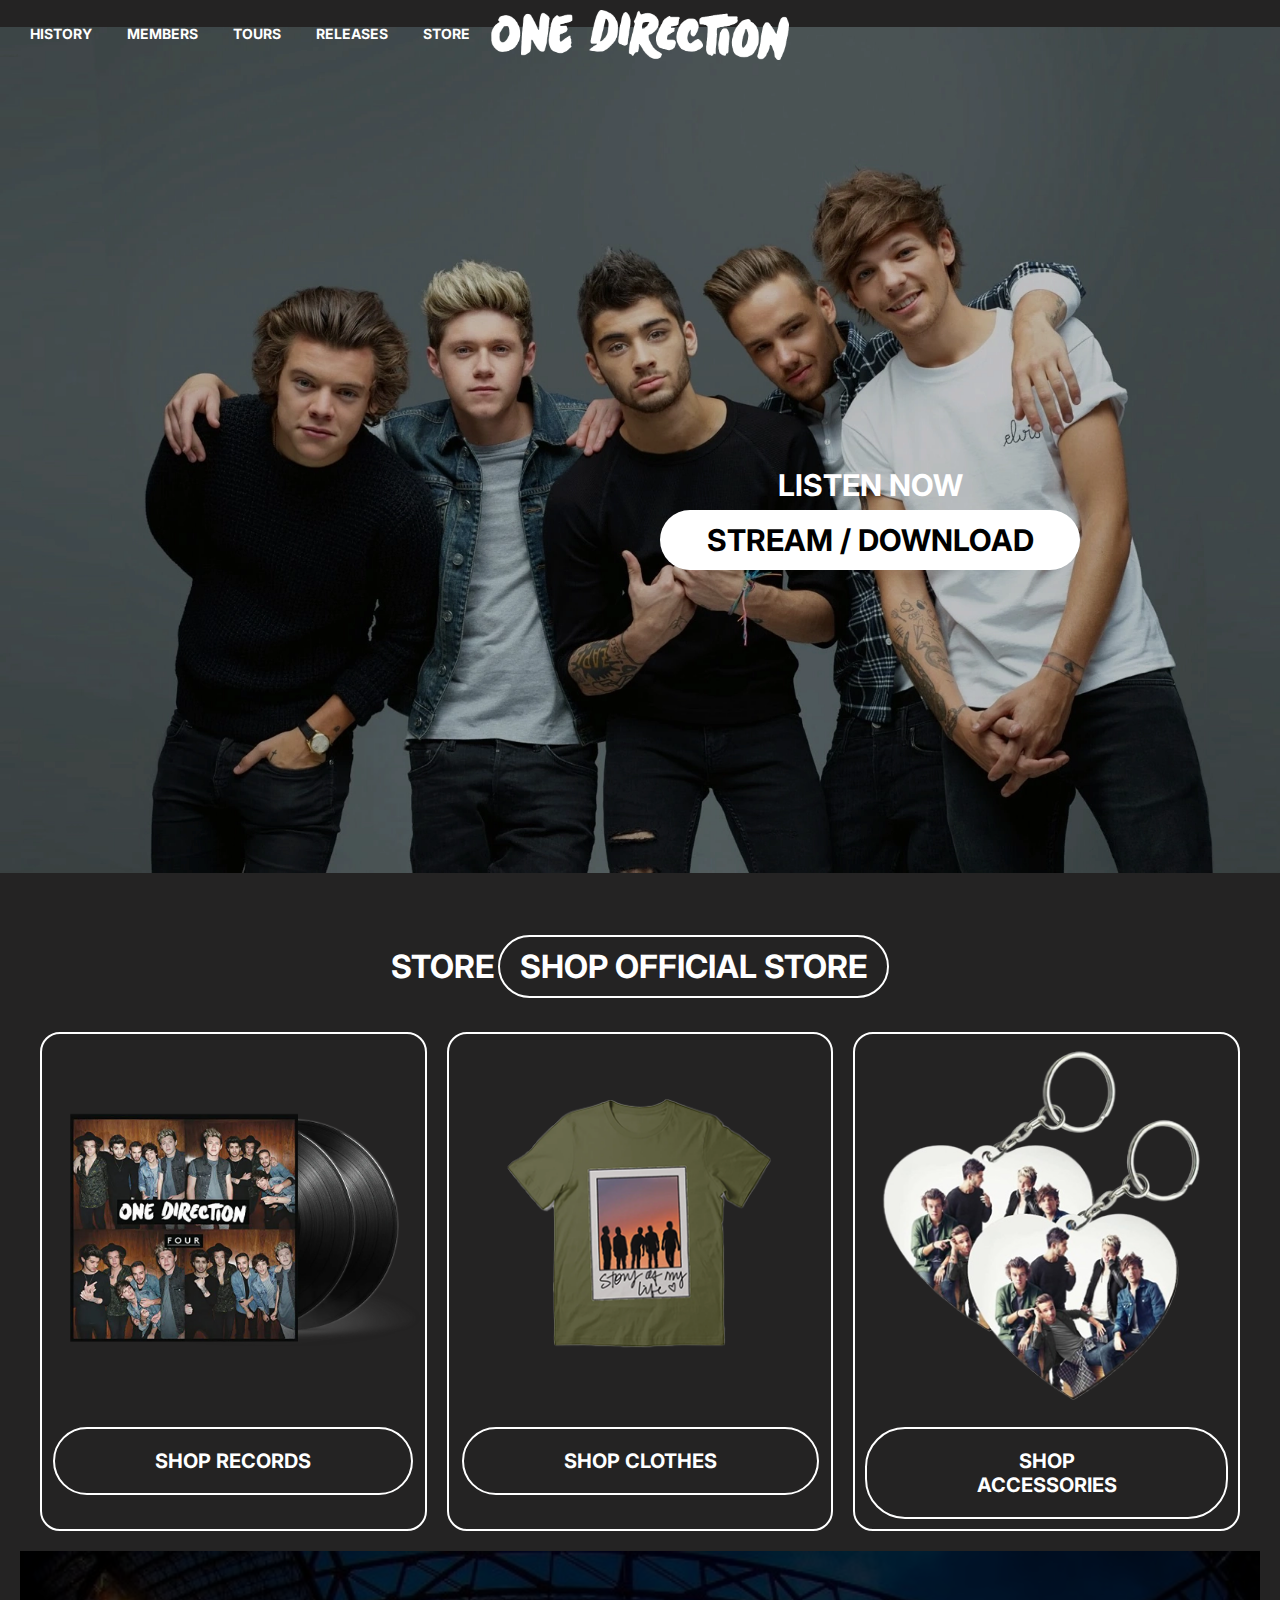
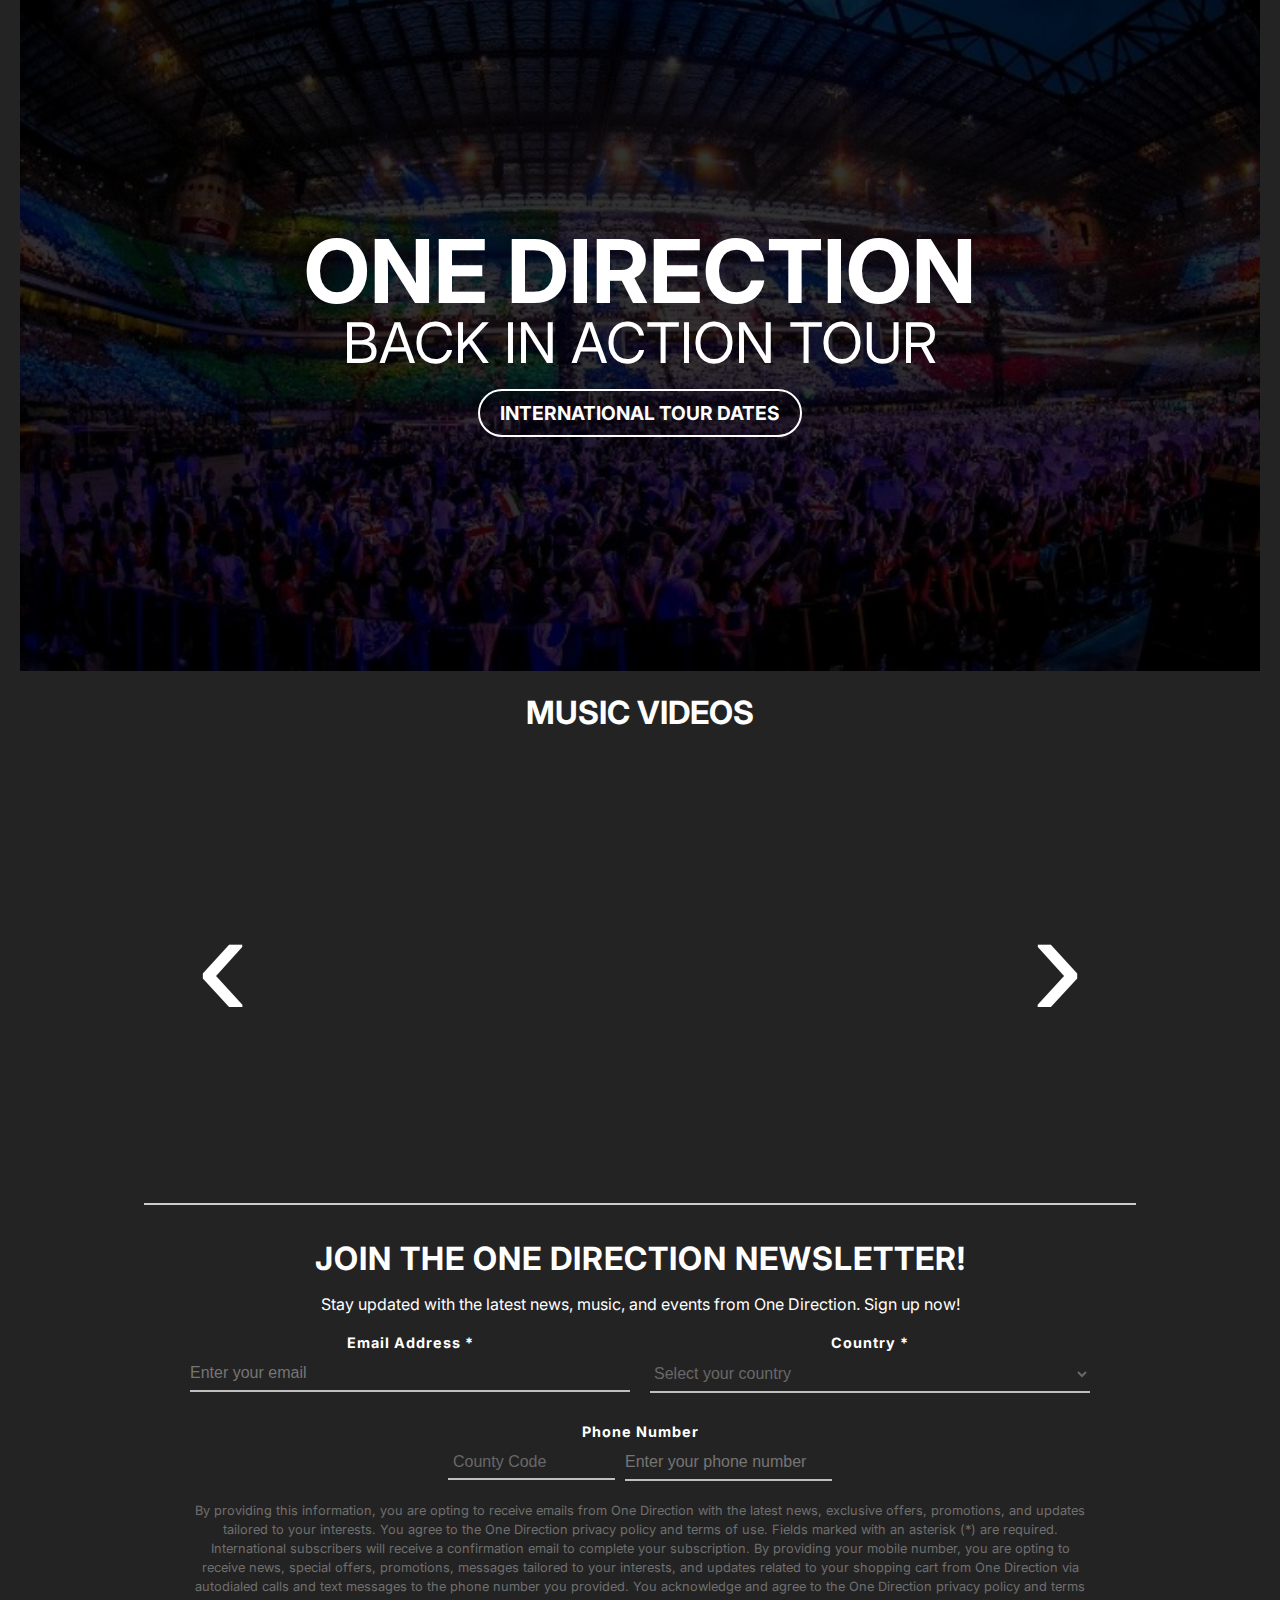
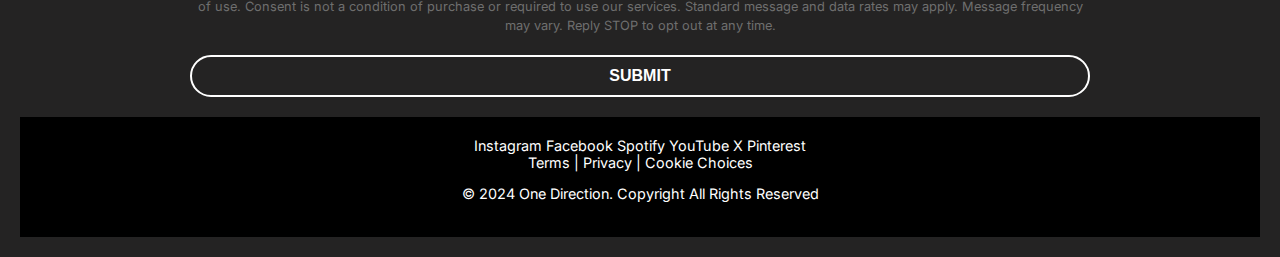
<file: index.html>
<!DOCTYPE html>
<html lang="en">
<head>
    <meta charset="UTF-8">
    <meta name="viewport" content="width=device-width, initial-scale=1.0">
    <title>One Direction</title>
    <link href = "https://fonts.googleapis.com/css2?family=Inter:wght@400;700&display=swap" rel="stylesheet">
    <link rel="stylesheet" href="styles.css">
</head>
<body>
    <section class = "header"> 
        <header>
            <a href = "index.html"><img src ="images\one direction logo.png"></a>
            <div class = "menu-links">
                <ul>
                    <li><a href="history.html">HISTORY</a></li>
                    <li><a href="members.html">MEMBERS</a></li>
                    <li><a href="tours.html">TOURS</a></li>
                    <li><a href="albums.html">RELEASES</a></li>
                    <li><a href="store.html">STORE</a></li>
                </ul>
            </div>

            <span class="hamburger" onclick="toggleMenu()">
                <div></div>
                <div></div>
                <div></div>
            </span>

            <!--<iframe style="border-radius:12px" src="https://open.spotify.com/embed/album/4gCNyS7pidfK3rKWhB3JOY?utm_source=generator&theme=0" width="100%" height="352" frameBorder="0" allowfullscreen="" allow="autoplay; clipboard-write; encrypted-media; fullscreen; picture-in-picture" loading="lazy"></iframe>-->

            <span class="rectangle-box">
                <span class ="box-text">LISTEN NOW</span>
                STREAM / DOWNLOAD
            </span>
        </header>
    </section>

   <!--store section-->    
   <section class = "store-selection">
    <header>
        <h2>STORE</h2>
        <a href = "store.html" class = "official-store-link">SHOP OFFICIAL STORE</a>
        <div id = "verticle-line"></div>
    </header>
    <section class = "product-list">
        <article class = "product">
            <figure>
                <img src="images\vinyl.webp" alt="product-image records">
                <figcaption><a href="store.html">SHOP RECORDS</a></figcaption>
            </figure>
        </article>
        <article class="product">
            <figure>
                <img src="images/1Dshirt.png" alt="product-image clothes">
                <figcaption><a href="store.html">SHOP CLOTHES</a></figcaption>
            </figure>
        </article>
        <article class="product">
            <figure>
                <img src="images\one_d_keychain-removebg-preview.png" alt="product-image accessories">
                <figcaption><a href="store.html">SHOP ACCESSORIES</a></figcaption>
            </figure>
        </article>
    </section>

    <!--tours section-->
    <section class ="tour-banner">
        <header class="tour-content">
            <h1>ONE DIRECTION</h1>
            <p>BACK IN ACTION TOUR</p>
            <a href="tours.html" class="tour-button">INTERNATIONAL TOUR DATES</a>
        </header>
    </section>

    <!--official music video section-->
    <section class="carousel">
        <h4 class="carousel-title">MUSIC VIDEOS</h4>
        <div class="video-wrapper">
            <button class="arrow-left" onclick="prevVideo()" aria-label="Previous Video">&#8249;</button>
            <div class="video-container">
                <iframe
                    id="carousel-video"
                    src="https://www.youtube.com/embed/7bY256ed42k"
                    frameborder="0"
                    allow="accelerometer; autoplay; clipboard-write; encrypted-media; gyroscope; picture-in-picture"
                    allowfullscreen
                ></iframe>
            </div>
            <button class="arrow-right" onclick="nextVideo()" aria-label="Next Video">&#8250;</button>
        </div>
    </section>

    <!--separator line-->
    <hr class = "seperator-line">

    <!--newsletter section-->
    <section class="form-section">
        <!--heading section-->
        <div class = "heading">
            <h3>JOIN THE ONE DIRECTION NEWSLETTER!</h3>
            <p>
                <span class="left-text">Stay updated with the latest news, music, and events from One Direction.</span>
                <span class="right-text">Sign up now!</span>
            </p>
        </div>

        <!--form section-->
        <form class="styled-form">
            <!-- Email Address -->
            <div class="input-row">
                <div class="input-group">
                    <label for="email">Email Address *</label>
                    <input type="email" id="email" placeholder="Enter your email" required>
                </div>
                <div class="input-group">
                    <label for="country">Country *</label>
                    <select id="country" required>
                        <option value="" selected disabled>Select your country</option>
                        <option value="us">United States</option>
                        <option value="uk">United Kingdom</option>
                        <option value="ca">Canada</option>
                        <option value="au">Australia</option>
                        <option value="in">India</option>
                        <option value="jp">Japan</option>
                        <option value="de">Germany</option>
                        <option value="fr">France</option>
                        <option value="cn">China</option>
                        <option value="ru">Russia</option>
                        <option value="mm">Myanmar</option>
                        <option value="sg">Singapore</option>
                    </select>
                </div>
            </div>
        
            <!-- Phone Number Below Centered -->
            <div class="phone-input-container">
                <div class="input-group">
                    <label for="phone">Phone Number</label>
                    <div class="phone-input">
                        <select id="country-code" name="country-code">
                            <option value="" disable selected>County Code</option>
                            <option value="+1">+1 (United States)</option>
                            <option value="+44">+44 (United Kingdom)</option>
                            <option value="+123">+123 (Canda)</option>
                            <option value="+91">+91 (India)</option>
                            <option value="+61">+61 (Australia)</option>
                            <option value="+49">+49 (Germany)</option>
                            <option value="+33">+33 (France)</option>
                            <option value="+86">+86 (China)</option> 
                            <option value="+7">+7 (Russia)</option>
                            <option value="+81">+81 (Japan)</option>
                            <option value="+95">+95 (Myanmar)</option>
                            <option value="+65">+65 (Singapore)</option>
                        </select>
                        <input type="tel" id="phone" placeholder="Enter your phone number">
                    </div>
                </div>
            </div>

            <!-- Disclaimer -->
            <p class="disclaimer">
                By providing this information, you are opting to receive emails from One Direction with the latest news, exclusive offers, promotions, and updates tailored to your interests. You agree to the One Direction privacy policy and terms of use. Fields marked with an asterisk (*) are required. International subscribers will receive a confirmation email to complete your subscription.

                By providing your mobile number, you are opting to receive news, special offers, promotions, messages tailored to your interests, and updates related to your shopping cart from One Direction via autodialed calls and text messages to the phone number you provided. You acknowledge and agree to the One Direction privacy policy and terms of use. Consent is not a condition of purchase or required to use our services. Standard message and data rates may apply. Message frequency may vary. Reply STOP to opt out at any time.
            </p>

            <!-- Submit Button -->
            <button type="submit">SUBMIT</button>
        </form>
    </section>

    <!--footer section-->
    <footer class="footer">
        <div class="social-icons">
            <a href="#" aria-label="Instagram" class="icon">Instagram</a>
            <a href="#" aria-label="Facebook" class="icon">Facebook</a>
            <a href="#" aria-label="Spotify" class="icon">Spotify</a>
            <a href="#" aria-label="YouTube" class="icon">YouTube</a>
            <a href="#" aria-label="X" class="icon">X</a>
            <a href="#" aria-label="Pinterest" class="icon">Pinterest</a>
        </div>

        <div class="links">
            <a href="#">Terms</a> |
            <a href="#">Privacy</a> |
            <a href="#">Cookie Choices</a>
        </div>
        <div class="copyright">
            <p>&copy; 2024 One Direction. Copyright All Rights Reserved</p>
        </div>
    </footer>

    <!--JavaScript-->
    <script src="script.js"></script>
</body>
</html>
</file>
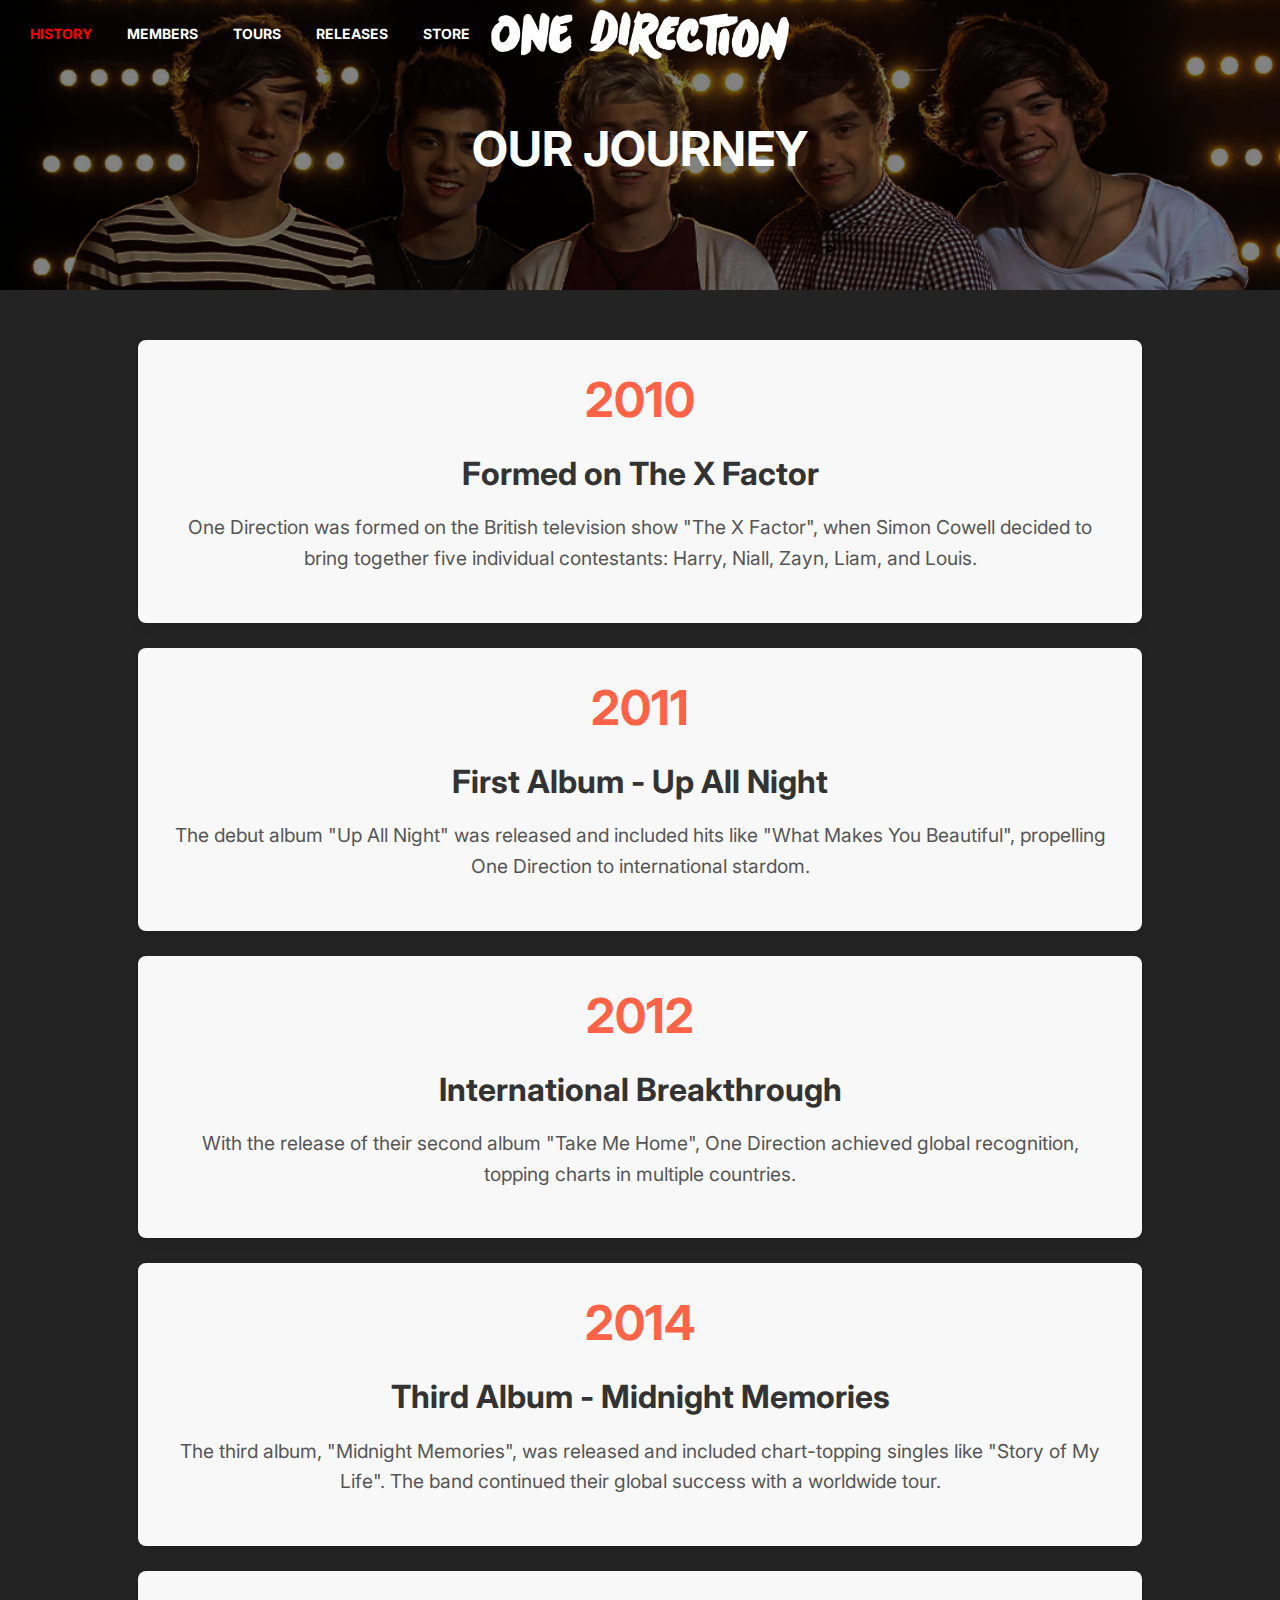
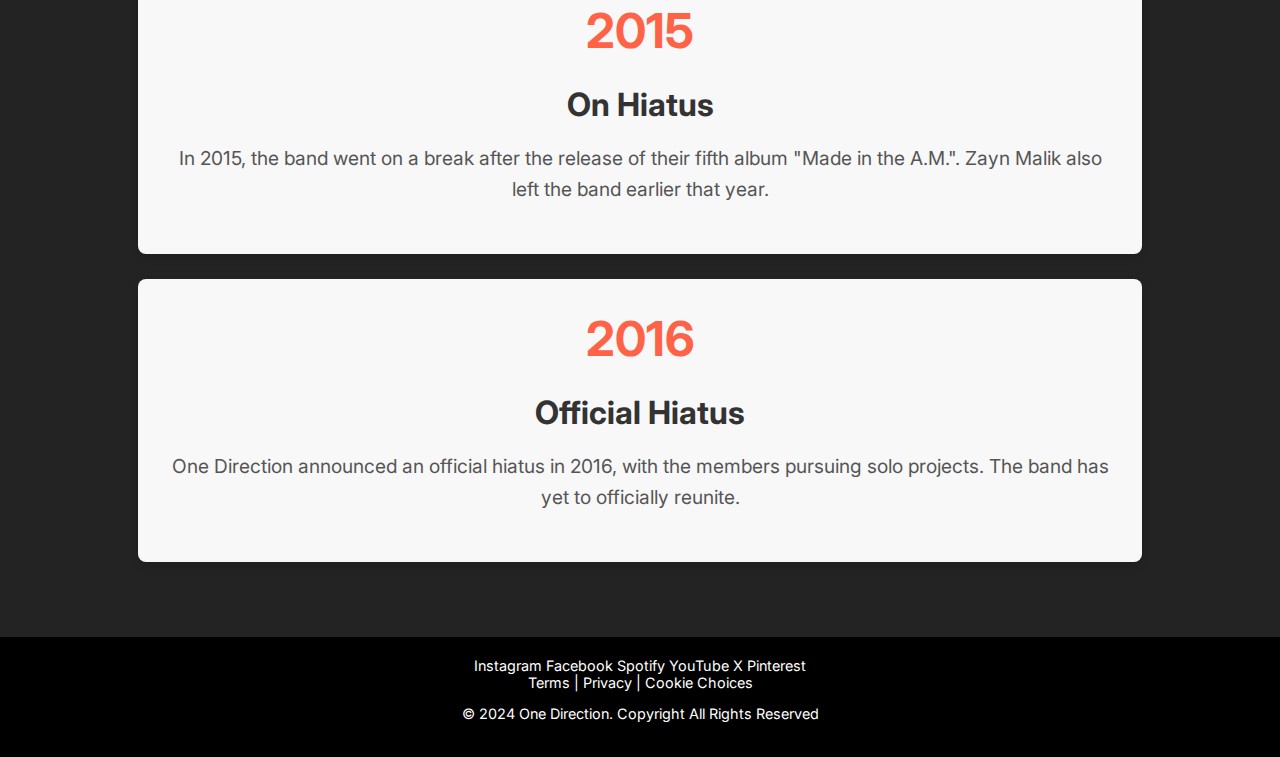
<file: history.html>
<!DOCTYPE html>
<html lang="en">
<head>
    <meta charset="UTF-8">
    <meta name="viewport" content="width=device-width, initial-scale=1.0">
    <title>History | One Direction</title>
    <link href="https://fonts.googleapis.com/css2?family=Inter:wght@400;700&display=swap" rel="stylesheet">
    <link rel="stylesheet" href="styles.css">
</head>
<body>
    <!-- Header Section -->
    <section class="Header">
        <h1 class="banner-title">OUR JOURNEY</h1>
        <header>
            <a href="index.html"><img src="images/one direction logo.png" alt="One Direction Logo"></a>
            <div class="menu-links">
                <ul>
                    <li><a href="history.html" style="color: red;">HISTORY</a></li>
                    <li><a href="members.html">MEMBERS</a></li>
                    <li><a href="tours.html">TOURS</a></li>
                    <li><a href="albums.html">RELEASES</a></li>
                    <li><a href="store.html">STORE</a></li>
                </ul>
            </div>

            <span class="hamburger" onclick="toggleMenu()">
                <div></div>
                <div></div>
                <div></div>
            </span>
        </header>
    </section>

    <!-- Timeline Section -->
    <section class="timeline-section">
        <div class="timeline-container">
            <!-- Event 1 -->
            <div class="timeline-item">
                <div class="timeline-year">2010</div>
                <div class="timeline-content">
                    <h3>Formed on The X Factor</h3>
                    <p>One Direction was formed on the British television show "The X Factor", when Simon Cowell decided to bring together five individual contestants: Harry, Niall, Zayn, Liam, and Louis.</p>
                </div>
            </div>

            <!-- Event 2 -->
            <div class="timeline-item">
                <div class="timeline-year">2011</div>
                <div class="timeline-content">
                    <h3>First Album - Up All Night</h3>
                    <p>The debut album "Up All Night" was released and included hits like "What Makes You Beautiful", propelling One Direction to international stardom.</p>
                </div>
            </div>

            <!-- Event 3 -->
            <div class="timeline-item">
                <div class="timeline-year">2012</div>
                <div class="timeline-content">
                    <h3>International Breakthrough</h3>
                    <p>With the release of their second album "Take Me Home", One Direction achieved global recognition, topping charts in multiple countries.</p>
                </div>
            </div>

            <!-- Event 4 -->
            <div class="timeline-item">
                <div class="timeline-year">2014</div>
                <div class="timeline-content">
                    <h3>Third Album - Midnight Memories</h3>
                    <p>The third album, "Midnight Memories", was released and included chart-topping singles like "Story of My Life". The band continued their global success with a worldwide tour.</p>
                </div>
            </div>

            <!-- Event 5 -->
            <div class="timeline-item">
                <div class="timeline-year">2015</div>
                <div class="timeline-content">
                    <h3>On Hiatus</h3>
                    <p>In 2015, the band went on a break after the release of their fifth album "Made in the A.M.". Zayn Malik also left the band earlier that year.</p>
                </div>
            </div>

            <!-- Event 6 -->
            <div class="timeline-item">
                <div class="timeline-year">2016</div>
                <div class="timeline-content">
                    <h3>Official Hiatus</h3>
                    <p>One Direction announced an official hiatus in 2016, with the members pursuing solo projects. The band has yet to officially reunite.</p>
                </div>
            </div>
        </div>
    </section>

    <!--footer section-->
    <footer class="footer">
        <div class="social-icons">
            <a href="#" aria-label="Instagram" class="icon">Instagram</a>
            <a href="#" aria-label="Facebook" class="icon">Facebook</a>
            <a href="#" aria-label="Spotify" class="icon">Spotify</a>
            <a href="#" aria-label="YouTube" class="icon">YouTube</a>
            <a href="#" aria-label="X" class="icon">X</a>
            <a href="#" aria-label="Pinterest" class="icon">Pinterest</a>
        </div>

        <div class="links">
            <a href="#">Terms</a> |
            <a href="#">Privacy</a> |
            <a href="#">Cookie Choices</a>
        </div>
        <div class="copyright">
            <p>&copy; 2024 One Direction. Copyright All Rights Reserved</p>
        </div>
    </footer>

    <!--javascript-->
    <script src="script.js"></script>
</body>
</html>
</file>
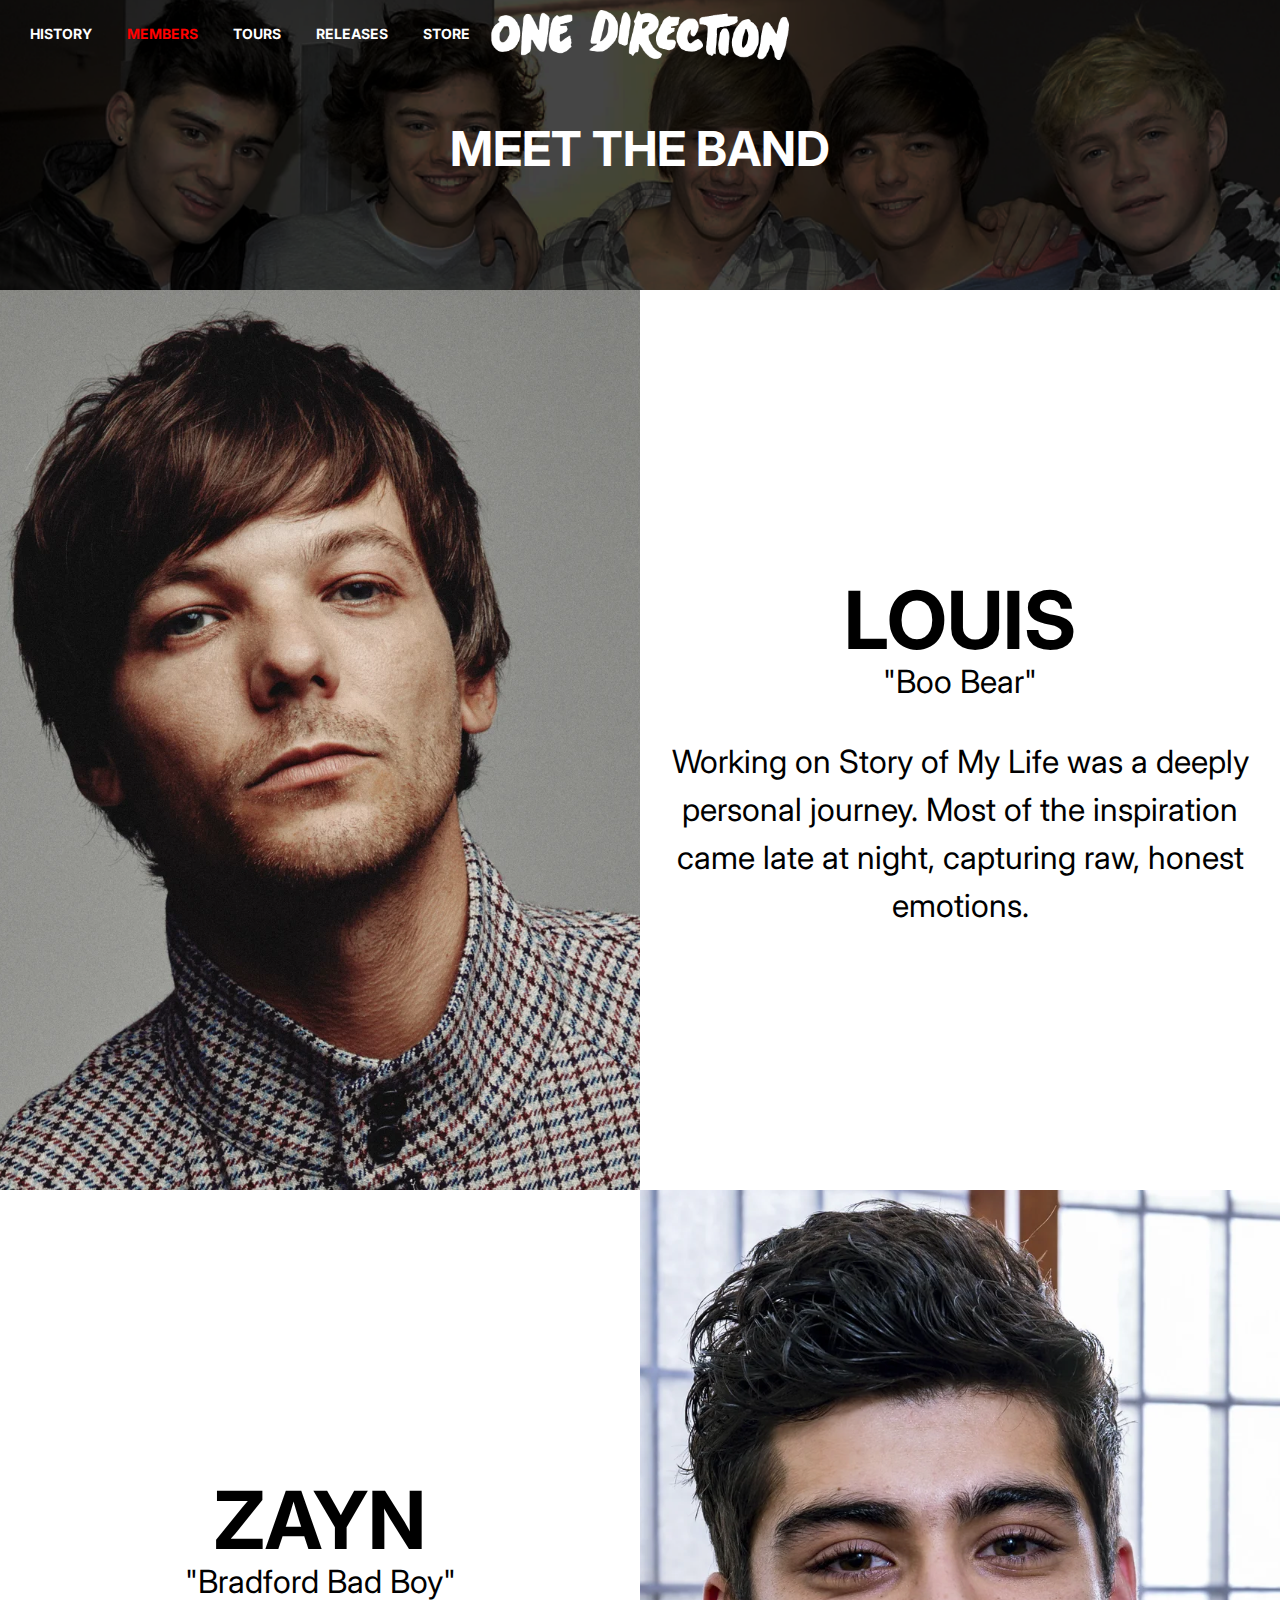
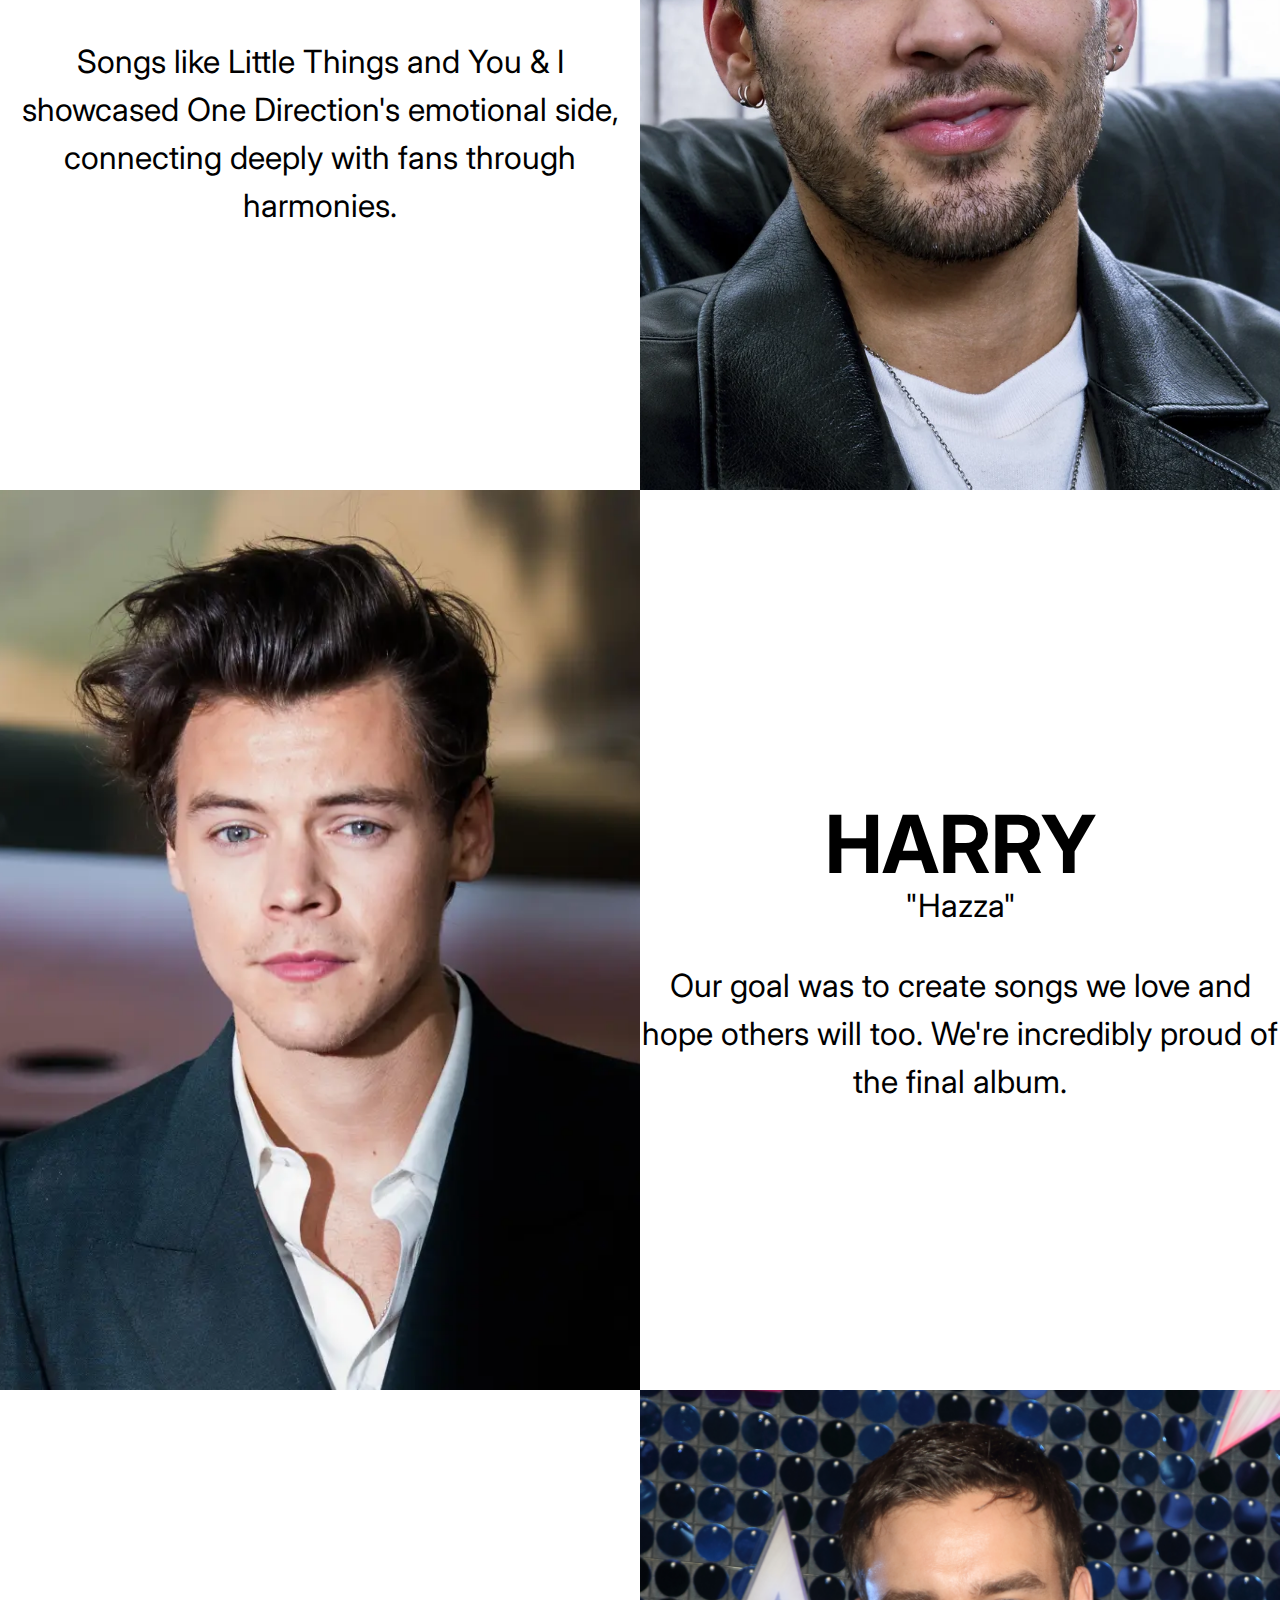
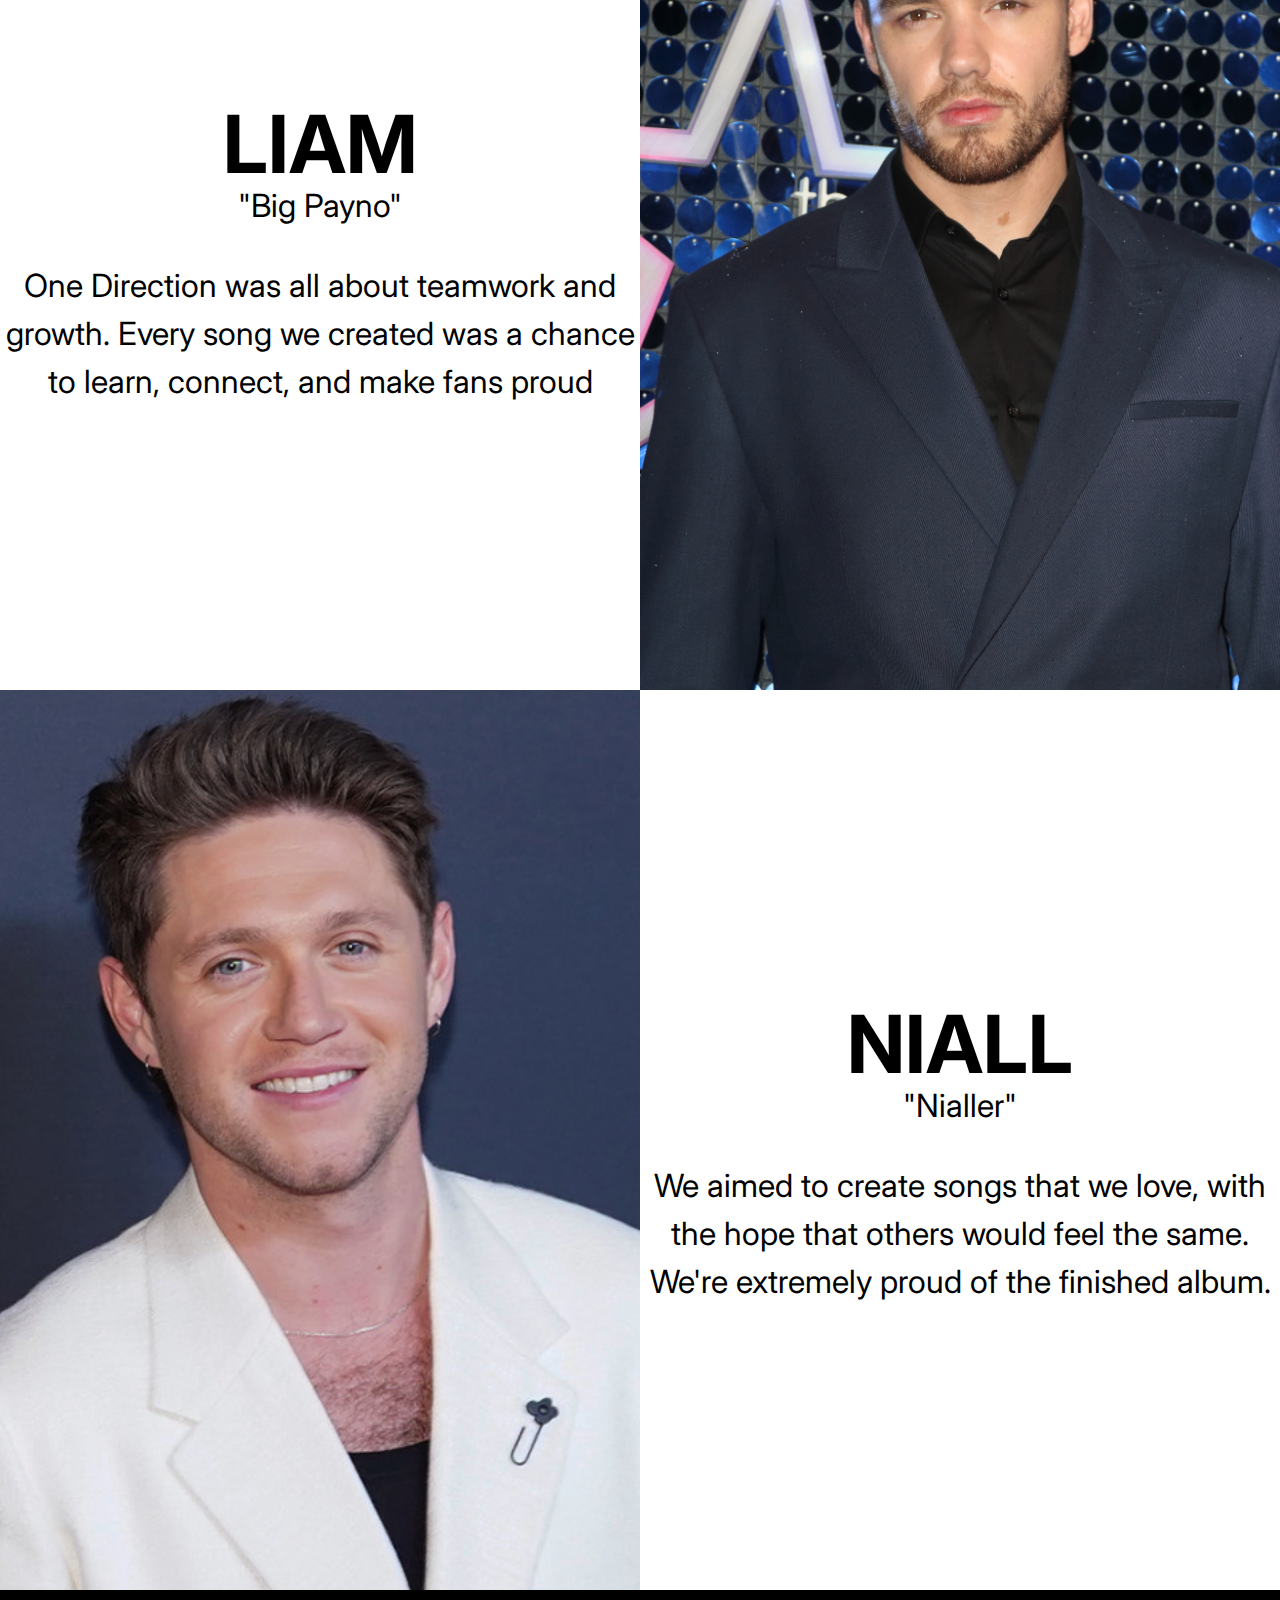
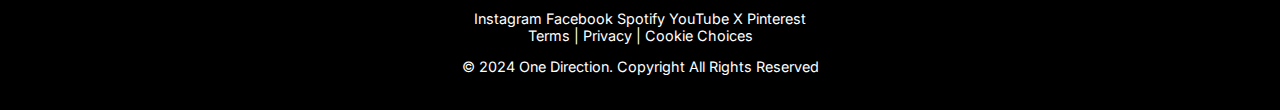
<file: members.html>
<!DOCTYPE html>
<html lang="en">
<head>
    <meta charset="UTF-8">
    <meta name="viewport" content="width=device-width, initial-scale=1.0">
    <title>Members | One Direction</title>
    <link href = "https://fonts.googleapis.com/css2?family=Inter:wght@400;700&display=swap" rel="stylesheet">
    <link rel="stylesheet" href="styles.css">
</head>
<body>
    <section class="members-header">
        <h1 class = "banner-title">MEET THE BAND</h1>
        <header>
            <a href = "index.html"><img src ="images\one direction logo.png"></a>
            <div class = "menu-links">
                <ul>
                    <li><a href="history.html">HISTORY</a></li>
                    <li><a href="members.html" style="color: red;">MEMBERS</a></li>
                    <li><a href="tours.html">TOURS</a></li>
                    <li><a href="albums.html">RELEASES</a></li>
                    <li><a href="store.html">STORE</a></li>
                </ul>
            </div>

            <span class="hamburger" onclick="toggleMenu()">
                <div></div>
                <div></div>
                <div></div>
            </span>
        </header>
    </section>

    <!--split layout section-->
    <!--LOUIS-->
    <section class = "container-members">
        <article class="left-box1">
            <img src="images\louis image1.webp" alt="louis" class ="album-image-members">  <!--default image-->
        </article>
        <article class="right-box1">
            <div class="content-louis">
              <h1>LOUIS</h1>
              <p class = "nickname-louis">"Boo Bear"</p>
              <p>Working on Story of My Life was a deeply personal journey. Most of the inspiration came late at night, capturing raw, honest emotions.</p>
            </div>
        </article>
    </section>

    <!--ZAYN-->
    <section class = "container-members">
        <article class = "left-box2">
            <div class="content-zayn">
                <h1>ZAYN</h1>
                <p class = "nickname-zayn">"Bradford Bad Boy"</p>
                <p>Songs like Little Things and You & I showcased One Direction's emotional side, connecting deeply with fans through harmonies.</p>
            </div>
        </article>
        <article class = "right-box2">
            <img src="images\zayn image1.webp" alt="zayn" class ="album-image-members">  <!--default image-->
        </article>
    </section>

    <!--HARRY-->
    <section class = "container-members">
        <article class="left-box3">
            <img src="images\harry image1.webp" alt="harry" class ="album-image-members">  <!--default image-->
        </article>
        <article class="right-box1">
            <div class="content-harry">
              <h1>HARRY</h1>
              <p class = "nickname-harry">"Hazza"</p>
              <p>Our goal was to create songs we love and hope others will too. We're incredibly proud of the final album.</p>
            </div>
        </article>
    </section>

    <!--LIAM-->
    <section class = "container-members">
        <article class = "left-box2">
            <div class="content-liam">
                <h1>LIAM</h1>
                <p class = "nickname-liam">"Big Payno"</p>
                <p>One Direction was all about teamwork and growth. Every song we created was a chance to learn, connect, and make fans proud</p>
            </div>
        </article>
        <article class = "right-box4">
            <img src="images\liam image 1.webp" alt="liam" class ="album-image-members">  <!--default image-->
        </article>
    </section>

    <!--NIALL-->
    <section class = "container-members">
        <article class="left-box5">
            <img src="images\niall image1.jpg" alt="niall" class ="album-image-members">  <!--default image-->
        </article>
        <article class="right-box1">
            <div class="content-niall">
              <h1>NIALL</h1>
              <p class = "nickname-niall">"Nialler"</p>
              <p>We aimed to create songs that we love, with the hope that others would feel the same. We're extremely proud of the finished album.</p>
            </div>
        </article>
    </section>

    <!--footer section-->
    <footer class="footer">
        <div class="social-icons">
            <a href="#" aria-label="Instagram" class="icon">Instagram</a>
            <a href="#" aria-label="Facebook" class="icon">Facebook</a>
            <a href="#" aria-label="Spotify" class="icon">Spotify</a>
            <a href="#" aria-label="YouTube" class="icon">YouTube</a>
            <a href="#" aria-label="X" class="icon">X</a>
            <a href="#" aria-label="Pinterest" class="icon">Pinterest</a>
        </div>

        <div class="links">
            <a href="#">Terms</a> |
            <a href="#">Privacy</a> |
            <a href="#">Cookie Choices</a>
        </div>
        <div class="copyright">
            <p>&copy; 2024 One Direction. Copyright All Rights Reserved</p>
        </div>
    </footer>

    <!--javascript-->
    <script src="script.js"></script>
</body>
</html>
</file>
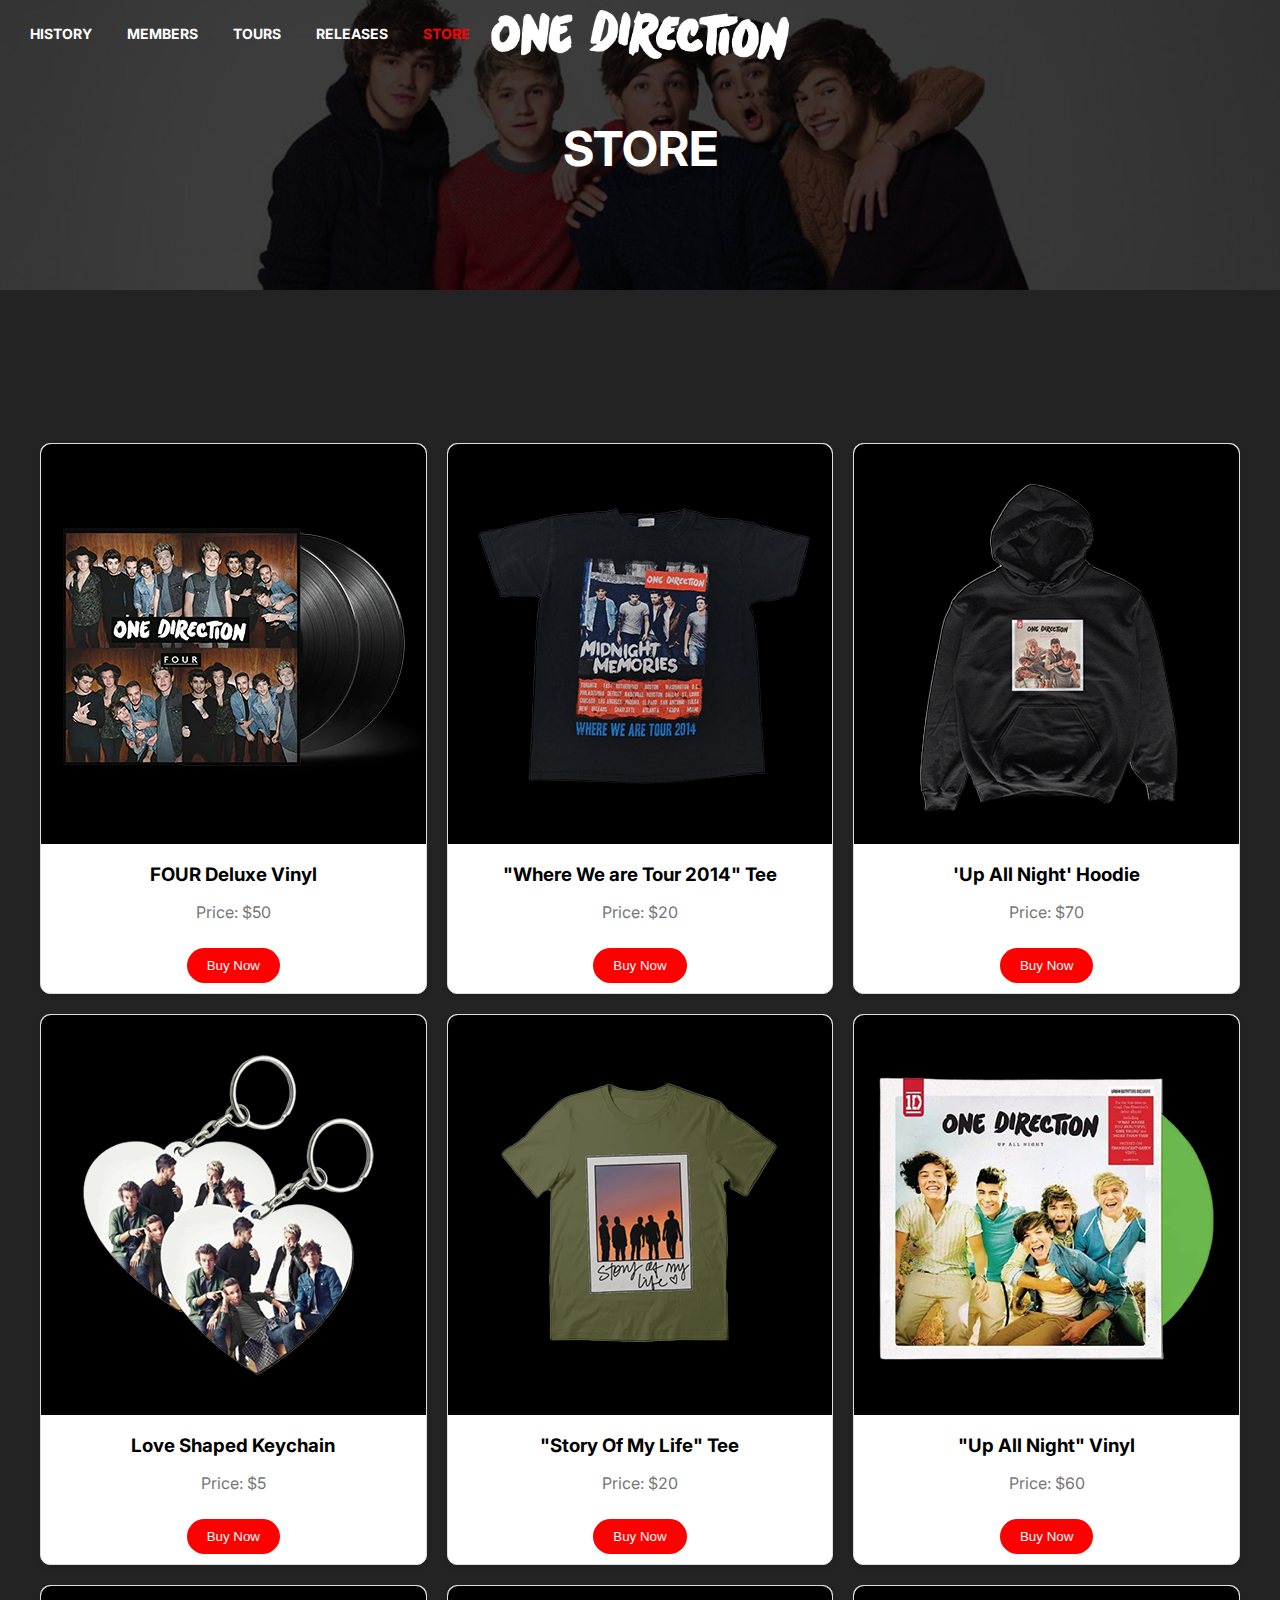
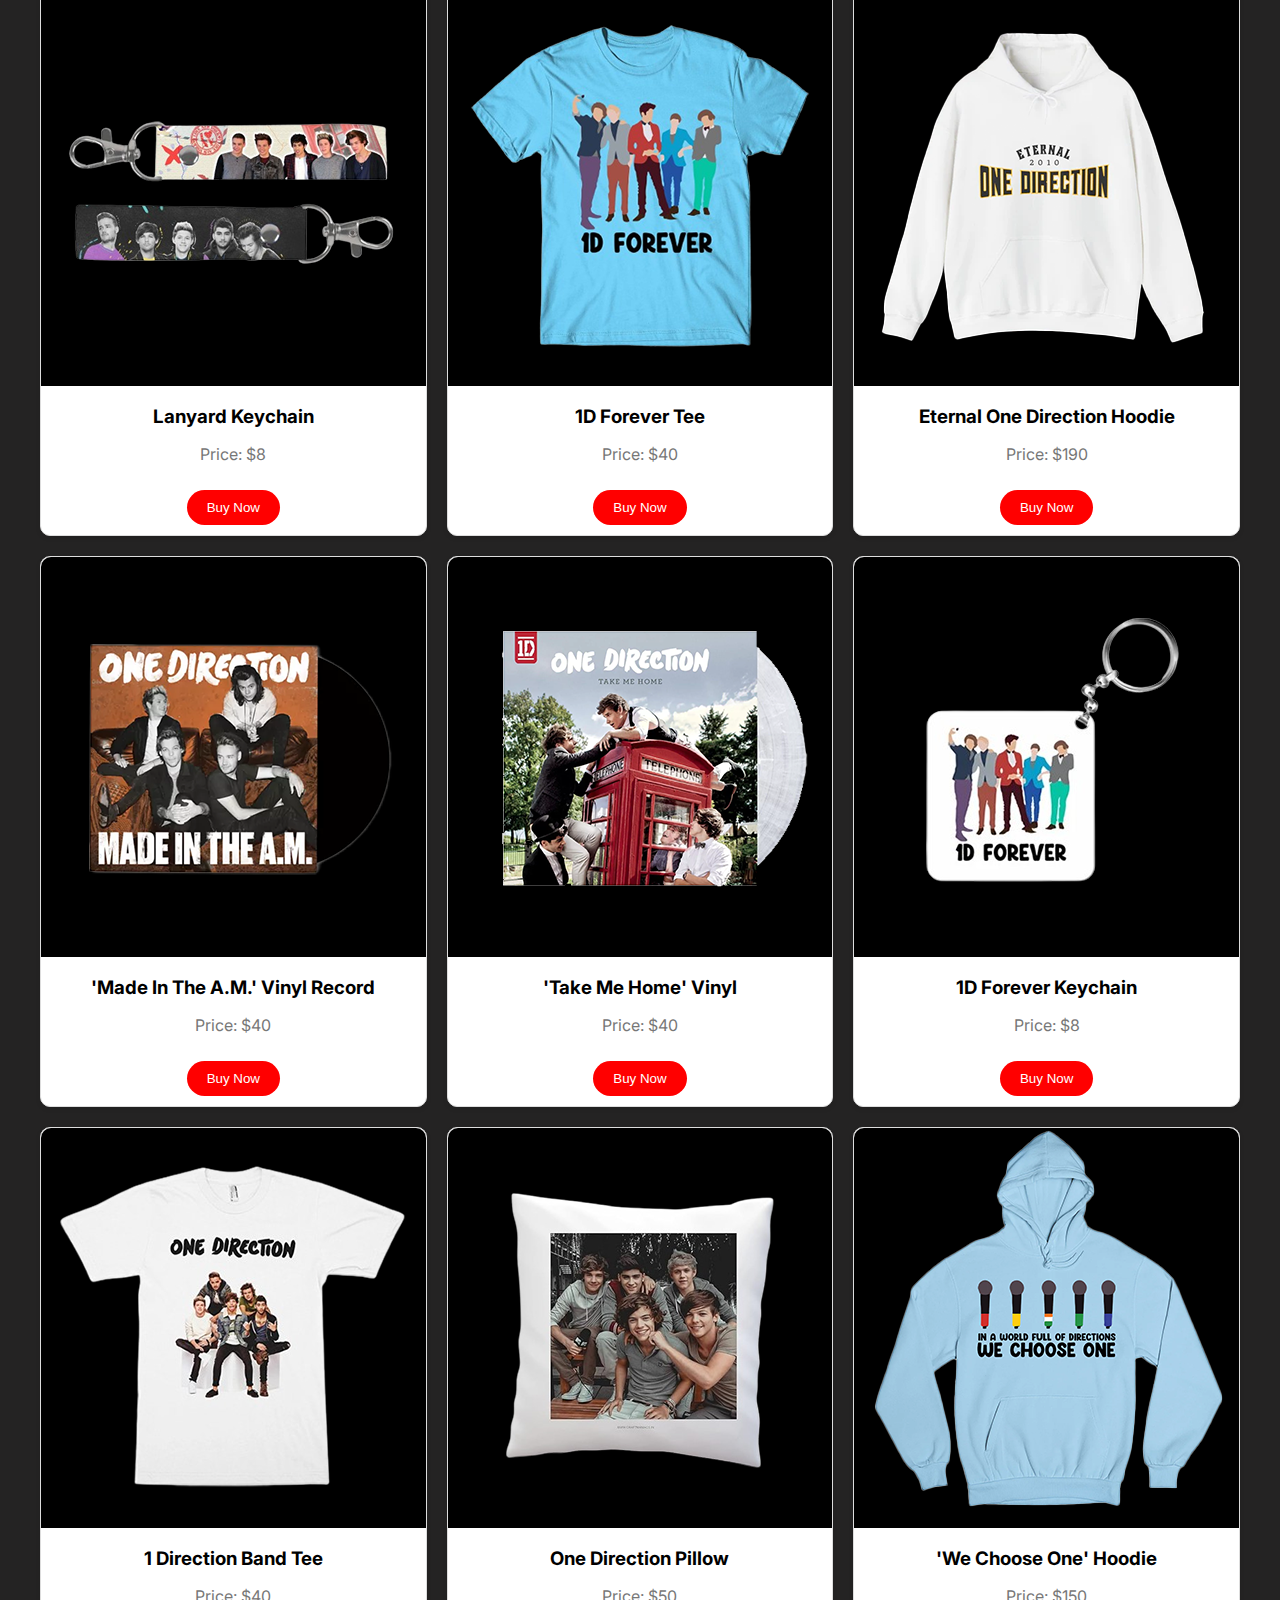
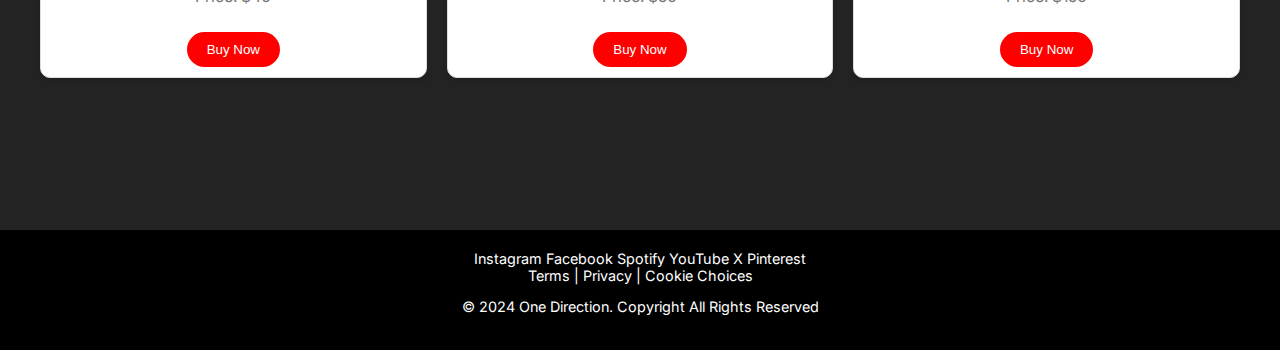
<file: store.html>
<!DOCTYPE html>
<html lang="en">
<head>
    <meta charset="UTF-8">
    <meta name="viewport" content="width=device-width, initial-scale=1.0">
    <title>Store | One Direction</title>
    <link href = "https://fonts.googleapis.com/css2?family=Inter:wght@400;700&display=swap" rel="stylesheet">
    <link rel="stylesheet" href="styles.css">
</head>
<body>
    <section class = "store-header"> 
        <h1 class = "banner-store-title">STORE</h1>
        <header>
            <a href = "index.html"><img src ="images\one direction logo.png"></a>
            <div class = "menu-links">
                <ul>
                    <li><a href="history.html">HISTORY</a></li>
                    <li><a href="members.html">MEMBERS</a></li>
                    <li><a href="tours.html">TOURS</a></li>
                    <li><a href="albums.html">RELEASES</a></li>
                    <li><a href="store.html" style="color: red;">STORE</a></li>
                </ul>
            </div>
        </header>

        <span class="hamburger" onclick="toggleMenu()">
            <div></div>
            <div></div>
            <div></div>
        </span>
    </section>

    <!DOCTYPE html>
    <html lang="en">
    <head>
      <meta charset="UTF-8">
      <meta name="viewport" content="width=device-width, initial-scale=1.0">
      <title>Store Page</title>
      <link rel="stylesheet" href="styles.css">
    </head>

    <!--store items-->
    <section class="store-container">
        <!--item 1-->
        <div class="store-item" data-name="FOUR Deluxe Vinyl" data-price="50">
          <img src="images/vinyl_store.png" alt="FOUR Deluxe Vinyl">
          <h3>FOUR Deluxe Vinyl</h3>
          <p>Price: $50</p>
          <button onclick="openCheckout(this)">Buy Now</button>
        </div>

        <!--item 2-->
        <div class="store-item" data-name="Where We are Tour 2014 Tee" data-price="20">
          <img src="images/blackshirt.png" alt="Midnight Memories 'Where We are Tour 2014'">
          <h3>"Where We are Tour 2014" Tee</h3>
          <p>Price: $20</p>
          <button onclick="openCheckout(this)">Buy Now</button>
        </div>

        <!--item 3-->
        <div class="store-item" data-name="'Up All Night' Hoodie" data-price="70">
          <img src="images/hoodie.png" alt="Hoodie">
          <h3>'Up All Night' Hoodie</h3>
          <p>Price: $70</p>
          <button onclick="openCheckout(this)">Buy Now</button>
        </div>

        <!--item 4-->
        <div class="store-item" data-name="Love Shaped Keychain" data-price="5">
          <img src="images/keychain.png" alt="Love Shaped Keycahin">
          <h3>Love Shaped Keychain</h3>
          <p>Price: $5</p>
          <button onclick="openCheckout(this)">Buy Now</button>
        </div>

        <!--item 5-->
        <div class="store-item" data-name="'Story Of My Life' Tee" data-price="20">
          <img src="images/greenshirt.png" alt="'Story Of My Life' Tee">
          <h3>"Story Of My Life" Tee</h3>
          <p>Price: $20</p>
          <button onclick="openCheckout(this)">Buy Now</button>
        </div>

        <!--item 6-->
        <div class="store-item" data-name="'Upp All Night' Vinyl" data-price="60">
          <img src="images/vinyl_upallnight.png" alt="Vinyl">
          <h3>"Up All Night" Vinyl</h3>
          <p>Price: $60</p>
          <button onclick="openCheckout(this)">Buy Now</button>
        </div>

        <!--item 7-->
        <div class="store-item" data-name="Lanyard Keychain" data-price="8">
          <img src="images/keychain2.png" alt="Keychain">
          <h3>Lanyard Keychain</h3>
          <p>Price: $8</p>
          <button onclick="openCheckout(this)">Buy Now</button>
        </div>

        <!--item 8-->
        <div class="store-item" data-name="1D Forever Tee" data-price="40">
          <img src="images/1Dforevertee.png" alt="1D Forever Tee">
          <h3>1D Forever Tee</h3>
          <p>Price: $40</p>
          <button onclick="openCheckout(this)">Buy Now</button>
        </div>

        <!--item 9-->
        <div class="store-item" data-name="Eternal One Direction Hoodie" data-price="190">
          <img src="images/onedhoodiewhite.png" alt="Eternal One Direction Hoodie">
          <h3>Eternal One Direction Hoodie</h3>
          <p>Price: $190</p>
          <button onclick="openCheckout(this)">Buy Now</button>
        </div>

        <!--item 10-->
        <div class="store-item" data-name="'Made In The A.M.' Vinyl Record" data-price="40">
          <img src="images/vinyl_madeintheam.png" alt="'Made In The A.M.' Vinyl Record">
          <h3>'Made In The A.M.' Vinyl Record</h3>
          <p>Price: $40</p>
          <button onclick="openCheckout(this)">Buy Now</button>
        </div>

        <!--item 11-->
        <div class="store-item" data-name="'Take Me Home' Vinyl" data-price="40">
          <img src="images/takemehome_vinyl.png" alt="'Take Me Home' Vinyl">
          <h3>'Take Me Home' Vinyl</h3>
          <p>Price: $40</p>
          <button onclick="openCheckout(this)">Buy Now</button>
        </div>

        <!--item 12-->
        <div class="store-item" data-name="1D Forever Keychain" data-price="8">
          <img src="images/1Dforever-keychain.png" alt="1D Forever Keychain">
          <h3>1D Forever Keychain</h3>
          <p>Price: $8</p>
          <button onclick="openCheckout(this)">Buy Now</button>
        </div>

        <!--item 13-->
        <div class="store-item" data-name="1D Band Tee" data-price="40">
          <img src="images/bandshirt.png" alt="Band Shirt">
          <h3>1 Direction Band Tee</h3>
          <p>Price: $40</p>
          <button onclick="openCheckout(this)">Buy Now</button>
        </div>

        <!--item 14-->
        <div class="store-item" data-name="One Direction Pillow" data-price="50">
          <img src="images/pillow.png" alt="Pillow">
          <h3>One Direction Pillow</h3>
          <p>Price: $50</p>
          <button onclick="openCheckout(this)">Buy Now</button>
        </div>

        <!--item 15-->
        <div class="store-item" data-name="'We Choose One' hoodie" data-price="150">
          <img src="images/wechooseone.png" alt="'We Choose One' hoodie">
          <h3>'We Choose One' Hoodie</h3>
          <p>Price: $150</p>
          <button onclick="openCheckout(this)">Buy Now</button>
        </div>
    </section>

    <!-- Checkout Pop-up (Modal) -->
    <section id="checkout-modal" class="checkout-modal">
        <div class="checkout-content">
          <h2>Checkout</h2>
          <p id="checkout-item-name"></p>
          <p id="checkout-item-price"></p>
          <label for="quantity">Quantity:</label>
          <input type="number" id="quantity" value="1" min="1" step="1">
          <div>
            <button onclick="confirmCheckout()">Confirm Checkout</button>
            <button onclick="closeCheckout()">Cancel</button>
          </div>
        </div>
    </section>

    <!--footer section-->
    <footer class="footer">
        <div class="social-icons">
            <a href="#" aria-label="Instagram" class="icon">Instagram</a>
            <a href="#" aria-label="Facebook" class="icon">Facebook</a>
            <a href="#" aria-label="Spotify" class="icon">Spotify</a>
            <a href="#" aria-label="YouTube" class="icon">YouTube</a>
            <a href="#" aria-label="X" class="icon">X</a>
            <a href="#" aria-label="Pinterest" class="icon">Pinterest</a>
        </div>

        <div class="links">
            <a href="#">Terms</a> |
            <a href="#">Privacy</a> |
            <a href="#">Cookie Choices</a>
        </div>
        <div class="copyright">
            <p>&copy; 2024 One Direction. Copyright All Rights Reserved</p>
        </div>
    </footer>
    
    <!--javascript-->
    <script src="script.js"></script>
</body>
</html>
</file>
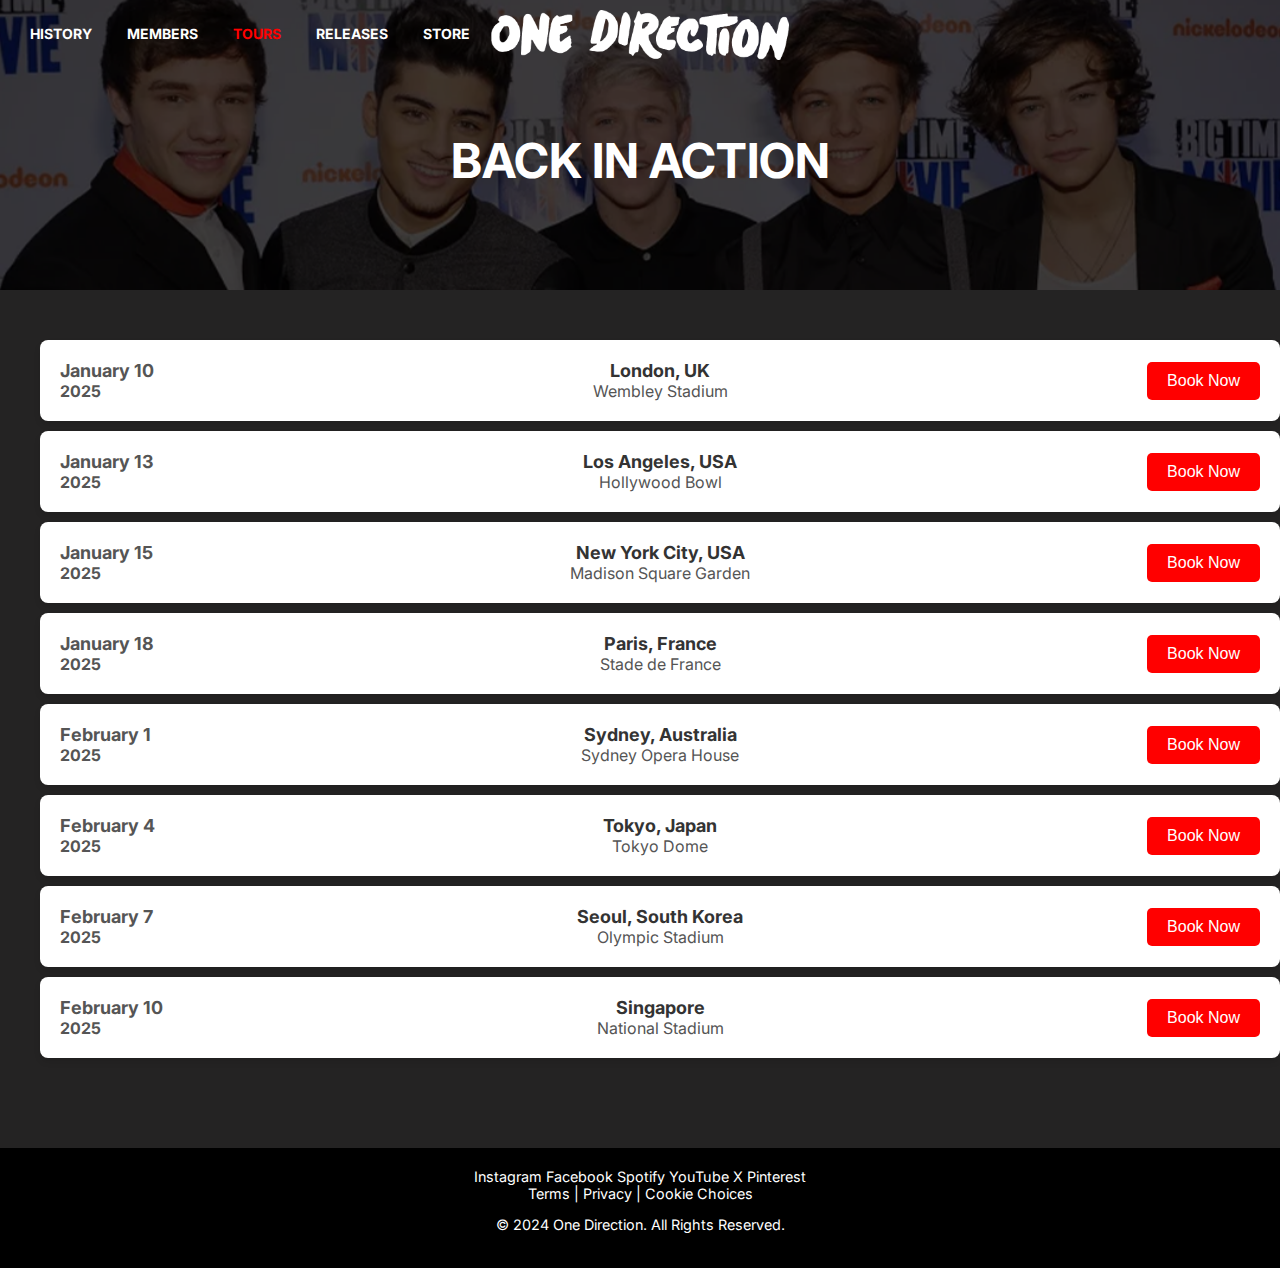
<file: tours.html>
<!DOCTYPE html>
<html lang="en">
<head>
    <meta charset="UTF-8">
    <meta name="viewport" content="width=device-width, initial-scale=1.0">
    <title>Tours | One Direction</title>
    <link href="https://fonts.googleapis.com/css2?family=Inter:wght@400;700&display=swap" rel="stylesheet">
    <link rel="stylesheet" href="styles.css">
</head>
<body>
    <!-- Tours header -->
    <section class="tours">
        <div class="tours-header">
            <h1 class="tour-title">BACK IN ACTION</h1>
        </div>

        <!-- Header Section -->
        <header>
            <a href="index.html">
                <img src="images/one direction logo.png" alt="One Direction Logo">
            </a>
            <nav class="menu-links">
                <ul>
                    <li><a href="history.html">HISTORY</a></li>
                    <li><a href="members.html">MEMBERS</a></li>
                    <li><a href="tours.html" style="color: red;">TOURS</a></li>
                    <li><a href="albums.html">RELEASES</a></li>
                    <li><a href="store.html">STORE</a></li>
                </ul>
            </nav>

            <span class="hamburger" onclick="toggleMenu()">
                <div></div>
                <div></div>
                <div></div>
            </span>
        </header>
    </section>

    <!-- Tours Section -->
    <section class="container">
        <div id="tour-list">
            <div id="tour-list">
                <div class="tour-item">
                    <!-- Date -->
                    <div class="date">
                        <span class="month-day">January 10</span>
                        <span class="year">2025</span>
                    </div>
                    <!-- Location -->
                    <div class="location">
                        <span class="city">London, UK</span>
                        <span class="place">Wembley Stadium</span>
                    </div>
                    <!-- Booking Button -->
                    <div class="book-btn">
                        <button onclick="openBookingForm('January 10 2025', 'London, UK - Wembley Stadium')">Book Now</button>
                    </div>
                </div>
            </div>

            <div class="tour-item">
                <!-- Date -->
                <div class="date">
                    <span class="month-day">January 13</span>
                    <span class="year">2025</span>
                </div>
                <!-- Location -->
                <div class="location">
                    <span class="city">Los Angeles, USA </span>
                    <span class="place">Hollywood Bowl</span>
                </div>
                <!-- Booking Button -->
                <div class="book-btn">
                    <button onclick="openBookingForm('January 13 2025', 'Los Angeles, USA - Hollywood Bowl')">Book Now</button>
                </div>
            </div>

            <div class="tour-item">
                <!-- Date -->
                <div class="date">
                    <span class="month-day">January 15</span>
                    <span class="year">2025</span>
                </div>
                <!-- Location -->
                <div class="location">
                    <span class="city">New York City, USA</span>
                    <span class="place">Madison Square Garden</span>
                </div>
                <!-- Booking Button -->
                <div class="book-btn">
                    <button onclick="openBookingForm('January 15 2025', 'New York City, USA - Madison Square Garden')">Book Now</button>
                </div>
            </div>

            <div class="tour-item">
                <!-- Date -->
                <div class="date">
                    <span class="month-day">January 18</span>
                    <span class="year">2025</span>
                </div>
                <!-- Location -->
                <div class="location">
                    <span class="city">Paris, France</span>
                    <span class="place">Stade de France</span>
                </div>
                <!-- Booking Button -->
                <div class="book-btn">
                    <button onclick="openBookingForm('2024-12-01', 'London, UK')">Book Now</button>
                </div>
            </div>

            <div class="tour-item">
                <!-- Date -->
                <div class="date">
                    <span class="month-day">February 1</span>
                    <span class="year">2025</span>
                </div>
                <!-- Location -->
                <div class="location">
                    <span class="city">Sydney, Australia</span>
                    <span class="place">Sydney Opera House</span>
                </div>
                <!-- Booking Button -->
                <div class="book-btn">
                    <button onclick="openBookingForm('2024-12-01', 'London, UK')">Book Now</button>
                </div>
            </div>

            <div class="tour-item">
                <!-- Date -->
                <div class="date">
                    <span class="month-day">February 4</span>
                    <span class="year">2025</span>
                </div>
                <!-- Location -->
                <div class="location">
                    <span class="city">Tokyo, Japan</span>
                    <span class="place">Tokyo Dome</span>
                </div>
                <!-- Booking Button -->
                <div class="book-btn">
                    <button onclick="openBookingForm('2024-12-01', 'London, UK')">Book Now</button>
                </div>
            </div>

            <div class="tour-item">
                <!-- Date -->
                <div class="date">
                    <span class="month-day">February 7</span>
                    <span class="year">2025</span>
                </div>
                <!-- Location -->
                <div class="location">
                    <span class="city">Seoul, South Korea</span>
                    <span class="place">Olympic Stadium</span>
                </div>
                <!-- Booking Button -->
                <div class="book-btn">
                    <button onclick="openBookingForm('2024-12-01', 'London, UK')">Book Now</button>
                </div>
            </div>

            <div class="tour-item">
                <!-- Date -->
                <div class="date">
                    <span class="month-day">February 10</span>
                    <span class="year">2025</span>
                </div>
                <!-- Location -->
                <div class="location">
                    <span class="city">Singapore</span>
                    <span class="place">National Stadium</span>
                </div>
                <!-- Booking Button -->
                <div class="book-btn">
                    <button onclick="openBookingForm('2024-12-01', 'London, UK')">Book Now</button>
                </div>
            </div>
        </div>
    </section>

    <!-- Booking Form Section -->
    <section class="booking-form-container" id="booking-form-container" style="display: none;">
        <div class="booking-form">
            <h2>Book Your Tickets</h2>
            <form id="booking-form" onsubmit="submitBooking(event)">
                <label for="name">Full Name:</label>
                <input type="text" id="name" name="name" required><br>
                <label for="email">Email Address:</label>
                <input type="email" id="email" name="email" required><br>
                <label for="city">City:</label>
                <input type="text" id="city" name="city" readonly><br>
                <label for="date">Tour Date:</label>
                <input type="text" id="date" name="date" readonly><br>
                <label for="tickets">Number of Tickets:</label>
                <input type="number" id="tickets" name="tickets" min="1" required><br>
                <button type="submit">Submit Booking</button>
            </form>
            <button onclick="closeBookingForm()">Close</button>
        </div>
    </section>
     
    <!--space-->
    <section class="space"></section>

    <!-- Footer Section -->
    <footer class="footer">
        <div class="social-icons">
            <a href="#" aria-label="Instagram" class="icon">Instagram</a>
            <a href="#" aria-label="Facebook" class="icon">Facebook</a>
            <a href="#" aria-label="Spotify" class="icon">Spotify</a>
            <a href="#" aria-label="YouTube" class="icon">YouTube</a>
            <a href="#" aria-label="X" class="icon">X</a>
            <a href="#" aria-label="Pinterest" class="icon">Pinterest</a>
        </div>
        <div class="links">
            <a href="#">Terms</a> |
            <a href="#">Privacy</a> |
            <a href="#">Cookie Choices</a>
        </div>
        <div class="copyright">
            <p>&copy; 2024 One Direction. All Rights Reserved.</p>
        </div>
    </footer>

    <!-- JavaScript -->
    <script src="script.js"></script>
</body>
</html>
</file>
<file: styles.css>
body {
    margin: 0;
    padding: 0;
    font-family: 'Inter',sans-serif;
    background-color: rgb(36, 35, 35);
}

/*MAIN MENU CSS*/
.header {
    display: flex;
    background-image: url("images/1D photoshoot.webp");
    background-size: 100%; 
    background-position: center; 
    background-repeat: no-repeat; 
    height: 100vh; 
    position: relative;
}

/* Rectangle Box Styling */
.rectangle-box {
    position: absolute;
    top: 60%; /*brings the box up/down*/
    right: 200px; 
    transform: translateY(-50%); 
    background-color: white; ;   
    border-radius: 50px;
    width: 400px; 
    height: 40px; 
    color: black; /*text colour inside the box*/
    font-size: 30px; 
    font-weight: bold;
    padding: 10px; /*padding for content inside the rectangle */
    text-align: center; /*centers the text inside the box */
    line-height: 40px; /*vertically centers text inside the box */
    transition: background-color 0.3s ease, box-shadow 0.3s ease; /* Smooth transition for background and shadow */
    cursor: pointer; 
}

/* Hover Effect */
.rectangle-box:hover {
    background-color: rgb(194, 40, 40); /* Darken the background color on hover */
    box-shadow: 0 4px 8px rgba(0, 0, 0, 0.2); /* Add a subtle shadow effect */
}

/* Box Text Styling */
.box-text {
    display: block; /* Makes the "LISTEN NOW" text block level */
    font-size: 16px; /* Smaller font size */
    margin-bottom: 5px; 
}

/* Text on top of the box */
.box-text {
    position: absolute;
    top: -50px; /* Position the text above the rectangle */
    left: 50%;
    transform: translateX(-50%); /* Center the text horizontally above the box */
    color: white;  
    padding: 5px 10px; /* Padding for better readability */
    font-size: 30px; /* Adjust font size for the text */
    font-weight: bold;
}

/*responsiveness*/
/* Responsive Design */
@media (max-width: 1024px) {
    /* For tablets */
    .rectangle-box {
        width: 80%; /* Adjust width for smaller screens */
        right: 10%; /* Keep the box centered */
        font-size: 24px; /* Reduce font size on smaller screens */
    }

    .box-text {
        font-size: 24px; /* Adjust the font size for the text */
    }
}

@media (max-width: 768px) {
    /* For smaller tablets and larger phones */
    .header {
        height: 70vh; /* Reduce header height */
    }

    .rectangle-box {
        width: 90%; /* Adjust box width */
        right: 5%; /* Center the box */
        font-size: 20px; /* Adjust font size */
    }

    .box-text {
        font-size: 20px; /* Adjust text font size */
    }
}

@media (max-width: 480px) {
    /* For mobile devices */
    .header {
        height: 60vh; /* Reduce header height further */
    }

    .rectangle-box {
        width: 90%; /* Box takes up more width */
        right: 5%; /* Keep it centered */
        font-size: 18px; /* Smaller font for mobile */
    }

    .box-text {
        font-size: 18px; /* Smaller text size on mobile */
    }
}

/* Logo Styling */
header a img {
    position: absolute;
    top: 10px; /* Adjust spacing from the top */
    left: 50%;
    transform: translateX(-50%); /* Centers the logo horizontally */
    height: 50px; /* Make the logo smaller */
    width: auto;
}

/* Menu Styling */
.menu-links {
    display: flex; /* Arrange menu items in a row */
    position: absolute; /* Keeps the menu positioned relative to the header */
    top: 23px; /* moving the menu */
    left: 20px; /* Add space from the left */
}

.menu-links ul {
    list-style: none; /* Remove default list styling */
    margin: 0;
    padding: 0;
    display: flex; /* Ensure list items are aligned in a row */
    gap: 15px; /* Add space between menu items */
}

.menu-links li {
    margin: 0; /* No additional spacing */
}

.menu-links a {
    text-decoration: none; /* Remove underline */
    color: white; /* Set text color */
    font-size: 14px; /* Adjust font size */
    font-weight: bold;
    padding: 5px 10px; /* Add padding around text */
}

.menu-links a:hover {
    color: red; /*hover becomes red*/
    transition: 0.3s
}

/* Hamburger Menu Icon (visible on smaller screens) */
.hamburger {
    display: none; /* Hide by default */
    cursor: pointer;
    flex-direction: column;
    gap: 5px;
}

.hamburger div {
    width: 30px;
    height: 3px;
    background-color: white;
    transition: 0.3s;
}

/* Show the hamburger icon on small screens */
@media (max-width: 768px) {
    .menu-links {
        display: none; /* Hide menu items by default */
        position: absolute; /* Position the menu on top of the page */
        top: 60px;
        left: 20px;
        background-color: rgba(0, 0, 0, 0.8); /* Dark background for mobile menu */
        padding: 20px;
        border-radius: 8px;
        flex-direction: column;
        width: 100%;
    }

    .menu-links ul {
        flex-direction: column; /* Stack menu items vertically */
    }

    .hamburger {
        display: flex; /* Show hamburger icon on mobile */
        flex-direction: column;
        gap: 5px;
    }

    .hamburger div {
        width: 30px;
        height: 3px;
        background-color: white;
    }

    .menu-links.show {
        display: flex; /* Show menu items when clicked */
    }
}

/* Hamburger Icon Active State (when menu is open) */
.hamburger.active div:nth-child(1) {
    transform: rotate(45deg); /* Top bar becomes part of a cross */
    position: relative;
    top: 7px;
}

.hamburger.active div:nth-child(2) {
    opacity: 0; /* Hide the middle bar */
}

.hamburger.active div:nth-child(3) {
    transform: rotate(-45deg); /* Bottom bar becomes part of a cross */
    position: relative;
    top: -7px;
}

/* Store section */
.store-selection {
    text-align: center;
    padding: 20px;
    color: white; 
}

.store-selection h2 {
    display: inline-block;
    font-size: 2rem;
}

.official-store-link {
    display: inline-block;
    background: none;
    color: white;
    border: 2px solid white;
    border-radius: 40px;
    padding: 10px 20px;
    text-transform: uppercase;
    text-decoration: none;
    margin-top: 10px;
    font-size: 2rem;
    font-weight: bold;
    transition: 0.3s
}

.official-store-link:hover {
    background: #fff;
    color: red;
}

/* Product List */
.product-list {
    display: flex;
    justify-content: center;
    gap: 20px;
    padding: 20px;
}

.product {
    background-color: none;
    border: 2px solid white;
    text-align: center;
    border-radius: 20px;
    overflow: hidden;
    width: 550px;
}

.product figure {
    margin: 0;
}

.product img {
    width: 100%;
    height: auto;
    display: block;
}

.accessories{
    display: flex;
    justify-content: space-between;
    gap: 20px;
}

.product figcaption {
    padding: 10px;
}

.product figcaption a {
    align-content: center;
    display: inline-block;
    background: none;
    color: white;
    border: 2px solid white;
    border-radius: 40px;
    padding: 20px 100px;
    text-transform: uppercase;
    text-decoration: none;
    font-size: 20px;
    font-weight: bold;
    transition: 0.3s
}

.product figcaption a:hover {
    background: white;
    color: red;
}

/* Responsive Design */
@media (max-width: 1200px) {
    /* For large screens, like tablets */
    .product-list {
        flex-wrap: wrap;
        justify-content: center;
    }

    .product {
        width: 45%; /* Adjust product width */
        margin: 10px;
    }
}

@media (max-width: 900px) {
    /* For tablets */
    .store-selection h2 {
        font-size: 1.8rem; /* Smaller text size */
    }

    .product-list {
        flex-wrap: wrap;
        justify-content: center;
    }

    .product {
        width: 48%; /* Adjust product width to fit two items per row */
        margin: 10px;
    }

    .product figcaption a {
        font-size: 18px; /* Adjust button font size */
        padding: 15px 50px; /* Smaller padding */
    }
}

@media (max-width: 600px) {
    /* For smaller screens, like mobile */
    .store-selection h2 {
        font-size: 1.5rem; /* Even smaller text size */
    }

    .official-store-link {
        font-size: 1.5rem; /* Adjust button text size */
        padding: 8px 16px;
    }

    .product-list {
        flex-direction: column; /* Stack items vertically */
        padding: 10px;
    }

    .product {
        width: 100%; /* Full width for mobile */
        margin-bottom: 20px; /* Space between products */
    }

    .product figcaption a {
        font-size: 16px; /* Adjust button font size */
        padding: 15px 60px; /* Adjust padding for smaller screens */
    }

    .accessories {
        flex-direction: column; /* Stack the accessories vertically */
        gap: 10px; /* Adjust the gap between accessories */
    }
}

/* TOUR SECTION */
.tour-banner{
    background: url("images/Tour photo.jpg") no-repeat center center/cover;
    background-size: cover;
    height: 80vh;
    position: relative;
    display: flex;
    align-items: center;
    justify-content: center;
    text-align: center;
}

.tour-banner::after {
    content: '';
    position: absolute;
    top: 0;
    left: 0;
    width: 100%;
    height: 100%;
    background: rgba(0, 0, 0, 0.8); /* Overlay */
    z-index: 1;
}

.tour-content {
    text-align: center;
    color: white;
    position: relative;
    z-index: 2;
}

.tour-content h1 {
    font-size: 5.5rem;
    font-weight: bold;
    margin: 0; 
    line-height: 1;
}

.tour-content p {
    font-size: 3.5rem;
    margin: 0; 
    line-height:1;
}

.tour-button {
    font-size: 1.2rem;
    padding: 10px 20px;
    background: transparent;
    border: 2px solid white;
    border-radius: 40px;
    color: white;
    text-transform: uppercase;
    text-decoration: none;
    font-weight: bold;
    transition: 0.3s;
    position: relative;
    top: 30px;
}

.tour-button:hover {
    background: white;
    color: red;
}

.spacer{
    height:10px;
}

/* Official music videos section */
/* Center carousel */
.carousel {
    text-align: center;
    display: flex;
    flex-direction: column;
    align-items: center;
    gap: 1rem;
    margin-top: 2rem;
}

/* Styling the title */
.carousel-title {
    font-size: 2rem;
    font-weight: bold;
    color: white;
    margin-bottom: 0.5rem;
    margin-top: -10px;
}

/* Flexbox to position arrows beside the video */
.video-wrapper {
    display: flex;
    align-items: center;
    justify-content: center;
    gap: 1rem; /* Space between arrows and video */
    width: 100%;
    max-width: 900px; /* Adjust for responsiveness */
}

/* Video container styling */
.video-container {
    flex: 1; /* Allow the video to take up most of the space */
    aspect-ratio: 16 / 9; /* Maintain aspect ratio */
    overflow: hidden;
    max-width: 800px; /* Max width for larger screens */
}

.video-container iframe {
    width: 100%; /* Make the video fill the container */
    height: 400px;
    max-height: 80vh;
    border: none;
    border-radius: 8px; 
}

/* Styling for buttons (arrows) */
button.arrow-left,
button.arrow-right {
    font-size: 10rem; /*size of arrow*/
    width: auto; 
    height: auto;
    background: none; 
    border: none;
    color: white;
    cursor: pointer;
    display: flex;
    align-items: center;
    justify-content: center;
    transition: color 0.3s ease;
}

/* Add hover effect for buttons */
button.arrow-left:hover,
button.arrow-right:hover {
    color: red; 
    transform: scale(1.2); /*slighty enlarges the arrow when u hover on it*/
    transition: transform 0.3s ease; /*transition*/
}

button.arrow-left:focus,
button.arrow-right:focus {
    outline: none; /* Prevent the outline/focus box from appearing */
}

/*responsiveness section*/
/* For smaller screens (tablets and below) */
@media (max-width: 768px) {
    .video-wrapper {
        flex-direction: column; /* Stack arrows and video vertically */
    }

    button.arrow-left,
    button.arrow-right {
        width: 40px; /* Smaller buttons */
        height: 40px;
        font-size: 1.5rem;
    }

    .video-container {
        max-width: 100%; /* Allow the video to fill the container */
    }
}

/* for small screens*/
@media (max-width: 480px) {
    .carousel-title {
        font-size: 1.5rem; /* Smaller font for title */
    }

    .video-wrapper {
        gap: 0.5rem; /* Reduce space between elements */
    }

    button.arrow-left,
    button.arrow-right {
        width: 35px; /* Even smaller buttons */
        height: 35px;
        font-size: 1.2rem;
    }

    .video-container {
        max-width: 100%;
        aspect-ratio: 4 / 3; /* Adjust aspect ratio for smaller screens */
    }
}

/* Seperator line */
.seperator-line {
    width: 80%;
    height: 2px;
    background-color: #ccc;
    border: none;
    margin: 2rem auto;
}   

/* Newsletter Section */
/* Header Section Styling*/
.heading {
    text-align: center;
    margin-bottom: 20px;
}

.heading h3{
    font-size: 2rem;
    font-weight: bold;
    color: white; 
    margin-bottom: 10px;
    text-transform: uppercase;
    letter-spacing: 1px;
    white-space: nowrap;    
}

.heading p .left-text{
    text-align: left; /* Align the left text properly */
    flex: 1; 
    color: white;
}

.heading p .right-text{
    text-align: right; 
    flex: 1; 
    color: white;
}

/*form-section styling*/
.form-section {
    max-width: 900px; /*line for the text*/
    margin: 0 auto;
    padding: 20px;
    margin-top: -50px;
}

/* Form Styling */
.styled-form {
    display: flex;
    flex-direction: column;
    gap: 20px; /* Space between input fields */
}

/* Input Group Styling */
.input-row{
    display: flex;
    justify-content: space-between;
    gap: 20px;
}

.input-row .input-group{
    flex: 1; 
}

.input-group {
    display: flex;
    flex-direction: column;
    position: relative;
}

.input-group label {
    font-size: 0.9rem;
    margin-bottom: 5px;
    color: white;
    font-weight: bold;
    letter-spacing: 1px;
}

/* Input Fields and Select Styling */
.input-group input,
.input-group select {
    border: none;
    border-bottom: 2px solid #bfbfbf; /* Light gray underline */
    font-size: 1rem;
    padding: 8px 0;
    outline: none;
    background: transparent;
    color: #696868; 
    transition: border-color 0.3s;
}

.input-group input:focus,
.input-group select:focus {
    border-bottom: 2px solid #3b3b3b; /* Dark gray underline on focus */
}

/* Phone Input Styling */
.phone-input-container {
    text-align: center;
    margin-top: 10px;
    display: flex;
    height: 100%;
    justify-content: center;
    align-items: center;
}

.phone-input {
    display: flex;
    align-items: center;
    gap: 10px; /* Space between dropdown and input */   
}

/* Dropdown Styling */
.phone-input select {
    border: none;
    border-bottom: 2px solid #bfbfbf; /* Matches input underline */
    font-size: 1rem;
    padding: 8px 5px;
    background: transparent;
    color: #696868;
    outline: none;
    appearance: none; /* Hides default browser dropdown arrow */
    transition: border-color 0.3s;
    max-width: 250px;
}

.phone-input select:focus {
    border-bottom: 2px solid #3b3b3b;
}

/* Disclaimer Text Styling */
.disclaimer {
    text-align: center; /* Center-align all text inside the p tag */
    font-size: 0.8rem;
    line-height: 1.5;
    color: #6f6f6f; /* Muted gray color for text */
    margin: 0 auto; /* Optional: centers the <p> element itself */
    max-width: 100%; /* Optional: limit the width for better readability */
}

/* Submit Button Styling */
.styled-form button {
    background-color: transparent;
    border: 2px solid white; 
    color: white;
    font-size: 1rem;
    padding: 10px;
    text-transform: uppercase;
    cursor: pointer;
    transition: background-color 0.3s, color 0.3s;
    border-radius: 40px;
    font-weight: bold;
}

.styled-form button:hover {
    background-color: white; 
    color: red;
    font-weight: bold;
}

/* Footer Section */
footer {
    background-color: black;
    text-align: center;
    padding: 20px;
    font-size: 0.9rem;
    color: white;
    bottom: 0;
}

footer a {
    color: white;
    text-decoration: none;
}

footer a:hover {
    text-decoration: underline;
}

/* Responsive Design */
@media screen and (max-width: 768px) {
    .video-container {
        gap: 10px;
    }

    .video {
        width: 280px;
        height: 158px;
    }

    .arrow {
        font-size: 1.5rem;
        padding: 8px;
    }
}

/* HISTORY PAGE CSS */
/*header*/
.Header {
    position: relative;  
    background-image: url("images/team photo.webp"); 
    background-size: cover;  /* Make sure the image covers the entire section */
    background-position: center;  
    height: 250px;  /* Set a fixed height for the header */
    padding-top: 40px; /* Adjust top padding to position the header content */
    text-align: center;
}

/*style for history text*/
.banner-title {
    position: absolute;
    top: 40%;
    left: 50%;
    transform: translate(-50%, -50%);
    color: white;
    font-size: 3rem; /* Default large font size */
    font-weight: bold;
    z-index: 2; 
}

/* Media Query for Small Screens (Mobile) */
@media (max-width: 768px) {
    /* Adjust the height of the header */
    .Header {
        height: 300px; /* Smaller height for mobile */
        padding-top: 30px;
    }

    /* Make the banner text smaller and more centered */
    .banner-title {
        font-size: 2rem; /* Smaller text size for mobile */
    }

    /* Stack the menu links vertically on small screens */
    .menu-links ul {
        display: flex;
        flex-direction: column;
        align-items: center;
    }

    .menu-links ul li {
        margin: 10px 0; /* Space out the links vertically */
    }

    /* Adjust logo size for mobile if needed */
    .Header img {
        width: 150px; /* Adjust logo size for smaller screens */
    }
}

/* Media Query for Extra Small Screens (Mobile portrait) */
@media (max-width: 480px) {
    /* Further reduce the height and font size */
    .Header {
        height: 250px;
        padding-top: 20px;
    }

    .banner-title {
        font-size: 1.5rem; /* Even smaller text size */
    }

    .Header img {
        width: 120px; /* Further reduce logo size for smaller screens */
    }
}

/* Timeline Section */
.timeline-section {
    padding: 50px;
    text-align: center;
}

.timeline-title {
    font-size: 2.5rem;
    color: red;
    margin-bottom: 40px;
}

.timeline-container {
    display: flex;
    flex-direction: column;
    align-items: center;
}

.timeline-item {
    background-color: #f8f8f8;
    margin-bottom: 25px;
    padding: 30px;
    border-radius: 8px;
    width: 80%;
    box-shadow: 0 4px 8px rgba(0, 0, 0, 0.1);
    display: flex;
    flex-direction: column;
    align-items: center;
}

.timeline-year {
    font-size: 3rem;
    font-weight: bold;
    color: #ff6347;
    margin-bottom: 15px;
}

.timeline-content h3 {
    font-size: 2rem;
    color: #333;
    margin: 10px 0;
}

.timeline-content p {
    font-size: 1.2rem;
    color: #555;
    line-height: 1.6;
}

@media (max-width: 768px) {
    .content-section {
        flex-direction: column; /* Stack the image and text vertically on smaller screens */
        text-align: center; /* Center the text on smaller screens */
    }

    .image1 img {
        width: 80%; /* Adjust image width for mobile */
        margin-bottom: 20px; /* Add space between the image and text */
    }

    .image1text {
        width: 80%; /* Adjust text section width for mobile */
        padding-left: 0; /* Remove left padding */
    }
}

/*MEMBERS PAGE CSS*/
/*banner*/
.members-header {
    position: relative;  
    background-image: url("images/team_photo_members.png"); 
    background-size: cover;  /* Make sure the image covers the entire section */
    background-position: center;  
    height: 250px;  /* Set a fixed height for the header */
    padding-top: 40px; /* Adjust top padding to position the header content */
    text-align: center;
}

/* General container setup */
.container-members {
    display: flex;
    height: 100vh; /* Full height of viewport */
    box-sizing: border-box;
}

/* Equal flex for both left and right boxes */
.left-box1, .right-box1, 
.left-box2, .right-box2, 
.left-box3, .right-box3, 
.left-box4, .right-box4, 
.left-box5, .right-box5 {
    flex: 1; /* Ensure both boxes take up equal space */
    display: flex;
    justify-content: center;
    align-items: center;
    background-color: white;
}

/* Image adjustments to ensure images fit the box */
.album-image-members {
    width: 100%; /* Ensure images take up full width */
    height: 100%; /* Ensure images take up full height */
    object-fit: cover; /* Ensures images fill the box without distortion */
    transition: opacity 0.3s ease;
}

/* Content styling to center text */
.content-louis, .content-zayn, .content-harry, .content-liam, .content-niall {
    text-align: center;
}

.content-louis h1, .content-zayn h1, .content-harry h1, .content-liam h1, .content-niall h1 {
    font-size: 5rem;
    margin-bottom: -10px;
}

.content-louis p, .content-zayn p, .content-harry p, .content-liam p, .content-niall p {
    line-height: 1.5;
    font-size: 2rem;
}

.content-louis .nickname-louis, 
.content-zayn .nickname-zayn, 
.content-harry .nickname-harry, 
.content-liam .nickname-liam, 
.content-niall .nickname-niall {
    font-size: 2rem;
    margin-top: 0;
}

/* Hover effects for each box */
.left-box1 img:hover {
    content: url("images/louis_image_2.webp");
}

.right-box2 img:hover {
    content: url("images/zayn image2.webp");
}

.left-box3 img:hover {
    content: url("images/harry_styles_image2.webp");
}

.right-box4 img:hover {
    content: url("images/liam_payne_image2.avif");
}

.left-box5 img:hover {
    content: url("images/niall_image2.webp");
}

/* Make sure images in right box fill space without distortion */
.right-box2 img, .right-box4 img {
    width: 100%; 
    height: 100%;
    object-fit: cover; 
    transition: opacity 0.3s ease;
}

/* Responsive Design */
@media (max-width: 1024px) {
    /* For tablets */
    .rectangle-box {
        width: 80%; /* Adjust width for smaller screens */
        right: 10%; /* Keep the box centered */
        font-size: 24px; /* Reduce font size on smaller screens */
    }

    .box-text {
        font-size: 24px; /* Adjust the font size for the text */
    }
}

@media (max-width: 768px) {
    /* For smaller tablets and larger phones */
    .header {
        height: 70vh; /* Reduce header height */
    }

    .rectangle-box {
        width: 90%; /* Adjust box width */
        right: 5%; /* Center the box */
        font-size: 20px; /* Adjust font size */
    }

    .box-text {
        font-size: 20px; /* Adjust text font size */
    }
}

@media (max-width: 480px) {
    /* For mobile devices */
    .header {
        height: 60vh; /* Reduce header height further */
    }

    .rectangle-box {
        width: 90%; /* Box takes up more width */
        right: 5%; /* Keep it centered */
        font-size: 18px; /* Smaller font for mobile */
    }

    .box-text {
        font-size: 18px; /* Smaller text size on mobile */
    }
}

/*TOURS PAGE CSS*/
/* Section for tours */
.tours {
    display: flex;
    flex-direction: column; /* Stack items vertically */
    align-items: center;    /* Center-align the content */
}

.tours-header {
    position: relative;  
    background-image: url("images/band_tours_photo_banner.png"); 
    background-size: cover;       /* Ensure the image covers the entire section */
    background-position: center;  /* Center the image within the section */
    background-repeat: no-repeat; /* Prevent the image from repeating */
    width: 100%;                  /* Set the width to 100% of its container */
    height: 250px;                /* Set a fixed height for the header */
    padding-top: 40px;            /* Adjust top padding to position the header content */
    text-align: center;           /* Center-align the text content */
}

.tour-title {
    font-size: 3rem;
    font-weight: bold;
    color: white;
    text-align: center;
    position: absolute;  /* Position relative to the nearest positioned ancestor */
    top: 55%;            /* Move the element vertically to the middle */
    left: 50%;           /* Move the element horizontally to the middle */
    transform: translate(-50%, -50%);  /* Adjust position to ensure exact centering */
    margin-top: 0;       /* Remove any extra top margin */
    margin-bottom: 0;    /* Remove bottom margin */
}

/* Tour Items */
  .container {
    max-width: 1200px;
    margin: 20px auto;
    padding: 20px;
    margin-bottom: 60px;
  }
  
  #tour-list {
    width: 100%;
  }
  
  .date {
    text-align: center; /* Center the text */
  }

.month-day {
    display: block; /* Makes it behave like a block element, putting the year below */
    font-size: 18px;
    font-weight: bold;
  }

.year {
    display: block; /* Makes it behave like a block element */
    font-size: 16px;
    color: #555; /* Optional: Make the year a bit lighter */
  }

/* Location styling */
.location {
    text-align: center; /* Center-align the location */
}

.city {
    display: block; /* Make the city behave like a block element */
    font-size: 18px;
    font-weight: bold;
}

.place {
    display: block; /* Make the country behave like a block element */
    font-size: 16px;
    color: #555; /* Optional: Make the country name lighter */
}

  .tour-item {
    display: flex;
    justify-content: space-between;
    align-items: center;
    width: 100%;
    background-color: #fff;
    margin: 10px 0;
    padding: 20px;
    border-radius: 8px;
    box-shadow: 0 4px 6px rgba(0, 0, 0, 0.1);
    transition: transform 0.3s ease, box-shadow 0.3s ease;
    cursor: pointer;
  }
  
  .tour-item:hover {
    transform: translateY(-5px);
    box-shadow: 0 8px 12px rgba(0, 0, 0, 0.2);
  }
  
  .tour-item .date {
    flex: 1;
    font-size: 18px;
    font-weight: bold;
    color: #555;
    text-align: left;
  }
  
  .tour-item .location {
    flex: 3;
    font-size: 20px;
    color: #333;
    text-align: center;
  }
  
  .tour-item .book-btn {
    flex: 1;
    text-align: right;
  }
  
  .book-btn button {
    background-color: red;
    color: white;
    border: none;
    padding: 10px 20px;
    border-radius: 5px;
    font-size: 16px;
    transition: background-color 0.3s ease;
  }
  
  .book-btn button:hover {
    background-color: #e84118;
  }
  
  /* Booking Form Styles */
.booking-form-container {
    position: fixed;
    top: 0;
    left: 0;
    width: 100%;
    height: 100%;
    background-color: rgba(0, 0, 0, 0.8);
    display: none; /* Initially hidden */
    justify-content: center;
    align-items: center;
    z-index: 1000;
  }
  
  .booking-form {
    background-color: #fff;
    padding: 30px;
    border-radius: 10px;
    text-align: center;
    width: 400px;
  }
  
  .booking-form h2 {
    margin-bottom: 20px;
    font-size: 24px;
  }
  
  .booking-form label {
    display: block;
    margin: 10px 0 5px;
    text-align: left;
  }
  
  .booking-form input {
    width: 100%;
    padding: 8px;
    margin-bottom: 15px;
    border: 1px solid #ccc;
    border-radius: 5px;
  }
  
  .booking-form button {
    background-color: #333;
    color: white;
    border: none;
    padding: 10px 20px;
    border-radius: 5px;
    font-size: 16px;
  }
  
  .booking-form button:hover {
    background-color: #555;
  }
  
  .booking-form-container .close-btn {
    background-color: #e74c3c;
    color: white;
    padding: 10px 20px;
    border: none;
    border-radius: 5px;
    margin-top: 15px;
    cursor: pointer;
  }
  
  .booking-form-container .close-btn:hover {
    background-color: #c0392b;
  }
  

  /* Responsive Design */
  /* Tablet Devices (Portrait) */
@media (max-width: 768px) {
    .tour-title {
        font-size: 2rem; /* Smaller font size on tablets */
    }

    .tour-item {
        flex-direction: column;
        align-items: flex-start;
        padding: 15px;
    }

    .tour-item .date,
    .tour-item .location,
    .tour-item .book-btn {
        flex: none;
        width: 100%;
        text-align: left;
        margin-bottom: 10px;
    }

    .book-btn button {
        width: 100%;
        padding: 12px;
        font-size: 18px;
    }

    /* Booking form adjustments */
    .booking-form {
        width: 90%; /* Make booking form smaller on tablets */
    }
}

/* Mobile Devices */
@media (max-width: 480px) {
    .tour-title {
        font-size: 1.5rem; /* Smaller font size on mobile */
    }

    .tour-item {
        flex-direction: column;
        align-items: flex-start;
        padding: 10px;
    }

    .tour-item .date,
    .tour-item .location,
    .tour-item .book-btn {
        flex: none;
        width: 100%;
        text-align: left;
        margin-bottom: 8px;
    }

    .book-btn button {
        width: 100%;
        padding: 12px;
        font-size: 16px;
    }

    /* Booking form adjustments */
    .booking-form {
        width: 90%;
    }
}
 
/* ALBUMS PAGE CSS */
.albums-header {
    position: relative;
    background-image: url("images/releases_banner.png");
    background-size: cover;
    background-position: center;
    height: 250px;
    padding-top: 40px;
    text-align: center;
}

.banner-title-albums {
    position: absolute;
    top: 40%;
    left: 50%;
    transform: translate(-50%, -50%);
    font-size: 3rem;
    font-weight: bold;
    color: white;
}

.albums-section {
    text-align: center;
    padding: 40px 0;
}

.albums-section h2 {
    font-size: 32px;
    margin-bottom: 40px;
    color: white;
}

.albums-container {
    display: flex;
    flex-wrap: wrap;
    justify-content: center;
    gap: 30px;
}

/* Hover effect for albums */
.album:hover {
    transform: scale(1.05); /* Slightly enlarges the album */
    box-shadow: 0 6px 12px rgba(0, 0, 0, 0.3); /* Adds a shadow */
    transition: all 0.3s ease; /* Smooth hover animation */
    cursor: pointer;
}

.album {
    width: 250px;
    background-color: white;
    padding: 20px;
    border-radius: 10px;
    box-shadow: 0 4px 6px rgba(0, 0, 0, 0.1);
    text-align: center;
}

.album img {
    width: 100%;
    height: auto;
    border-radius: 10px;
    margin-bottom: 15px;
}

.album h3 {
    font-size: 22px;
    margin-bottom: 10px;
}

.album p {
    font-size: 16px;
    color: #555;
}

/* Popup Container */
.album-popup {
    display: none; 
    position: fixed;
    top: 0;
    left: 0;
    width: 100%;
    height: 100%;
    background-color: rgba(0, 0, 0, 0.8); /* Dim background */
    justify-content: center; /* Center the popup horizontally */
    align-items: center; /* Center the popup vertically */
    z-index: 1000;
    display: flex; /* Ensure it's a flex container for centering */
    overflow: auto; /* Allow scrolling if content overflows */
}

/* Popup Content - Horizontal Layout */
.popup-content {
    background: white;
    padding: 20px;
    border-radius: 10px;
    display: flex; /* Make the popup content horizontal */
    justify-content: space-between;
    align-items: center;
    max-width: 1000px; /* Increased width for horizontal layout */
    width: 90%;
    box-shadow: 0 4px 8px rgba(0, 0, 0, 0.3);
    position: relative;
    margin: 0 auto; /* Center the popup horizontally */
}

/* Close Button */
.popup-content .close {
    position: absolute;
    top: 10px;
    right: 20px;
    font-size: 1.5rem;
    cursor: pointer;
}

/* Popup Image */
.popup-content img {
    width: 300px; /* Set a fixed width for the image */
    height: auto;
    border-radius: 10px;
    margin-right: 30px; /* Space between image and tracklist */
}

/* Popup Title and Tracklist */
.popup-content h2 {
    font-size: 1.8rem;
    margin-bottom: 10px;
}

.popup-content h4 {
    font-size: 1.2rem;
    margin-bottom: 20px;
}

.popup-content ol {
    text-align: left;
    margin: 0;
    padding-left: 20px;
    font-size: 1rem;
    color: #333;
    max-width: 500px; /* Limit width of the tracklist */
}

/* Blur background when popup is active */
body.popup-active {
    filter: blur(5px);
    pointer-events: none; /* Prevent interactions with background */
}

/* Responsive Design */
@media (max-width: 768px) {
    .albums-container {
        flex-direction: column;
    }

    .album {
        width: 80%;
        margin: 0 auto 20px auto;
    }

    /* Make popup content stack vertically on smaller screens */
    .popup-content {
        flex-direction: column;
        align-items: center;
        width: 90%;
        max-width: 700px;
    }

    .popup-content img {
        width: 100%; /* Image will take up full width */
        margin-right: 0; /* Remove margin for smaller screens */
        margin-bottom: 20px;
    }

    .popup-content ol {
        width: 100%; /* Tracklist will take full width on smaller screens */
    }
}


/*STORE PAGE CSS*/
.store-header{
    position: relative;
    background-image: url("images/store_banner.png");
    background-size: cover;
    background-position: center;
    height: 250px;
    padding-top: 40px;
    text-align: center; 
}

.banner-store-title{
    position: absolute;
    top: 40%;
    left: 50%;
    transform: translate(-50%, -50%);
    font-size: 3rem;
    font-weight: bold;
    color: white;
}
  
  .store-container {
    display: grid;
    grid-template-columns: repeat(3, 1fr);
    gap: 20px;
    padding: 20px;
    max-width: 1200px;
    width: 100%;
    justify-content: center; /* Horizontally center the grid */
    align-content: center; /* Vertically center the grid within its container */
    height: 100vh; /* Ensure the container takes up the full height of the viewport */
    margin: 1100px auto; /* Center the grid container itself */
  }
  
  .store-item {
    background: #fff;
    border: 1px solid #ddd;
    border-radius: 10px;
    text-align: center;
    box-shadow: 0 2px 5px rgba(0, 0, 0, 0.1);
    transition: transform 0.3s, box-shadow 0.3s;
  }
  
  .store-item:hover {
    transform: translateY(-5px);
    box-shadow: 0 5px 15px rgba(0, 0, 0, 0.2);
  }
  
  .store-item img {
    width: 100%;
    height: 400px;
    object-fit: cover;
    border-top-left-radius: 10px;
    border-top-right-radius: 10px;
  }
  
  .store-item h3 {
    margin: 15px 0;
  }
  
  .store-item p {
    color: #777;
  }
  
  .store-item button {
    margin: 10px 0;
    padding: 10px 20px;
    background-color: red;
    border: none;
    border-radius: 40px;
    color: #fff;
    cursor: pointer;
  }
  
  .store-item button:hover {
    background-color: black;
  }
  
  /* Checkout Modal Styling */
  .checkout-modal {
    position: fixed;
    top: 0;
    left: 0;
    width: 100%;
    height: 100%;
    background-color: rgba(0, 0, 0, 0.5); /* Dark background */
    display: none; /* Hidden by default */
    justify-content: center;
    align-items: center;
  }
  
  .checkout-content {
    background: #fff;
    padding: 20px;
    border-radius: 10px;
    width: 400px;
    text-align: center;
  }
  
  .checkout-content h2 {
    margin-bottom: 20px;
  }
  
  .checkout-content p {
    margin: 10px 0;
  }
  
  .checkout-content input {
    padding: 10px;
    margin: 10px 0;
    width: 100px;
    text-align: center;
  }
  
  .checkout-content button {
    padding: 10px 20px;
    background-color: #28a745;
    border: none;
    border-radius: 5px;
    color: #fff;
    cursor: pointer;
  }
  
  .checkout-content button:hover {
    background-color: #218838;
  }
  
  .checkout-content button:nth-child(2) {
    background-color: #dc3545;
  }
  
  .checkout-content button:nth-child(2):hover {
    background-color: #c82333;
  }
  
 /* Responsive Design */
@media (max-width: 1024px) {
    .banner-store-title {
        font-size: 2.5rem; /* Adjust banner title font size for tablets */
    }

    .store-container {
        grid-template-columns: repeat(2, 1fr); /* Two items per row on tablets */
    }

    .store-item img {
        height: 250px; /* Adjust image size */
    }

    .store-item h3 {
        font-size: 1.5rem; /* Adjust heading font size */
    }

    .store-item button {
        padding: 8px 15px; /* Adjust button size */
    }
}

@media (max-width: 768px) {
    .store-header {
        height: 200px; /* Reduce header height on mobile */
    }

    .banner-store-title {
        font-size: 2rem; /* Smaller title font size */
    }

    .store-container {
        grid-template-columns: 1fr; /* Stack items vertically on small screens */
        padding: 10px; /* Reduce padding */
        margin: 10px auto; /* Adjust container margin */
    }

    .store-item img {
        height: 200px; /* Reduce image height */
    }

    .store-item h3 {
        font-size: 1.2rem; /* Adjust heading size */
    }

    .store-item button {
        padding: 8px 15px; /* Adjust button size */
    }
}

@media (max-width: 480px) {
    .store-header {
        height: 180px; /* Further reduce header height */
    }

    .banner-store-title {
        font-size: 1.5rem; /* Adjust title font size */
    }

    .store-item img {
        height: 150px; /* Further reduce image height */
    }

    .store-item h3 {
        font-size: 1.2rem; /* Adjust heading size for mobile */
    }

    .store-item button {
        padding: 6px 12px; /* Smaller buttons on mobile */
    }
}
</file>
